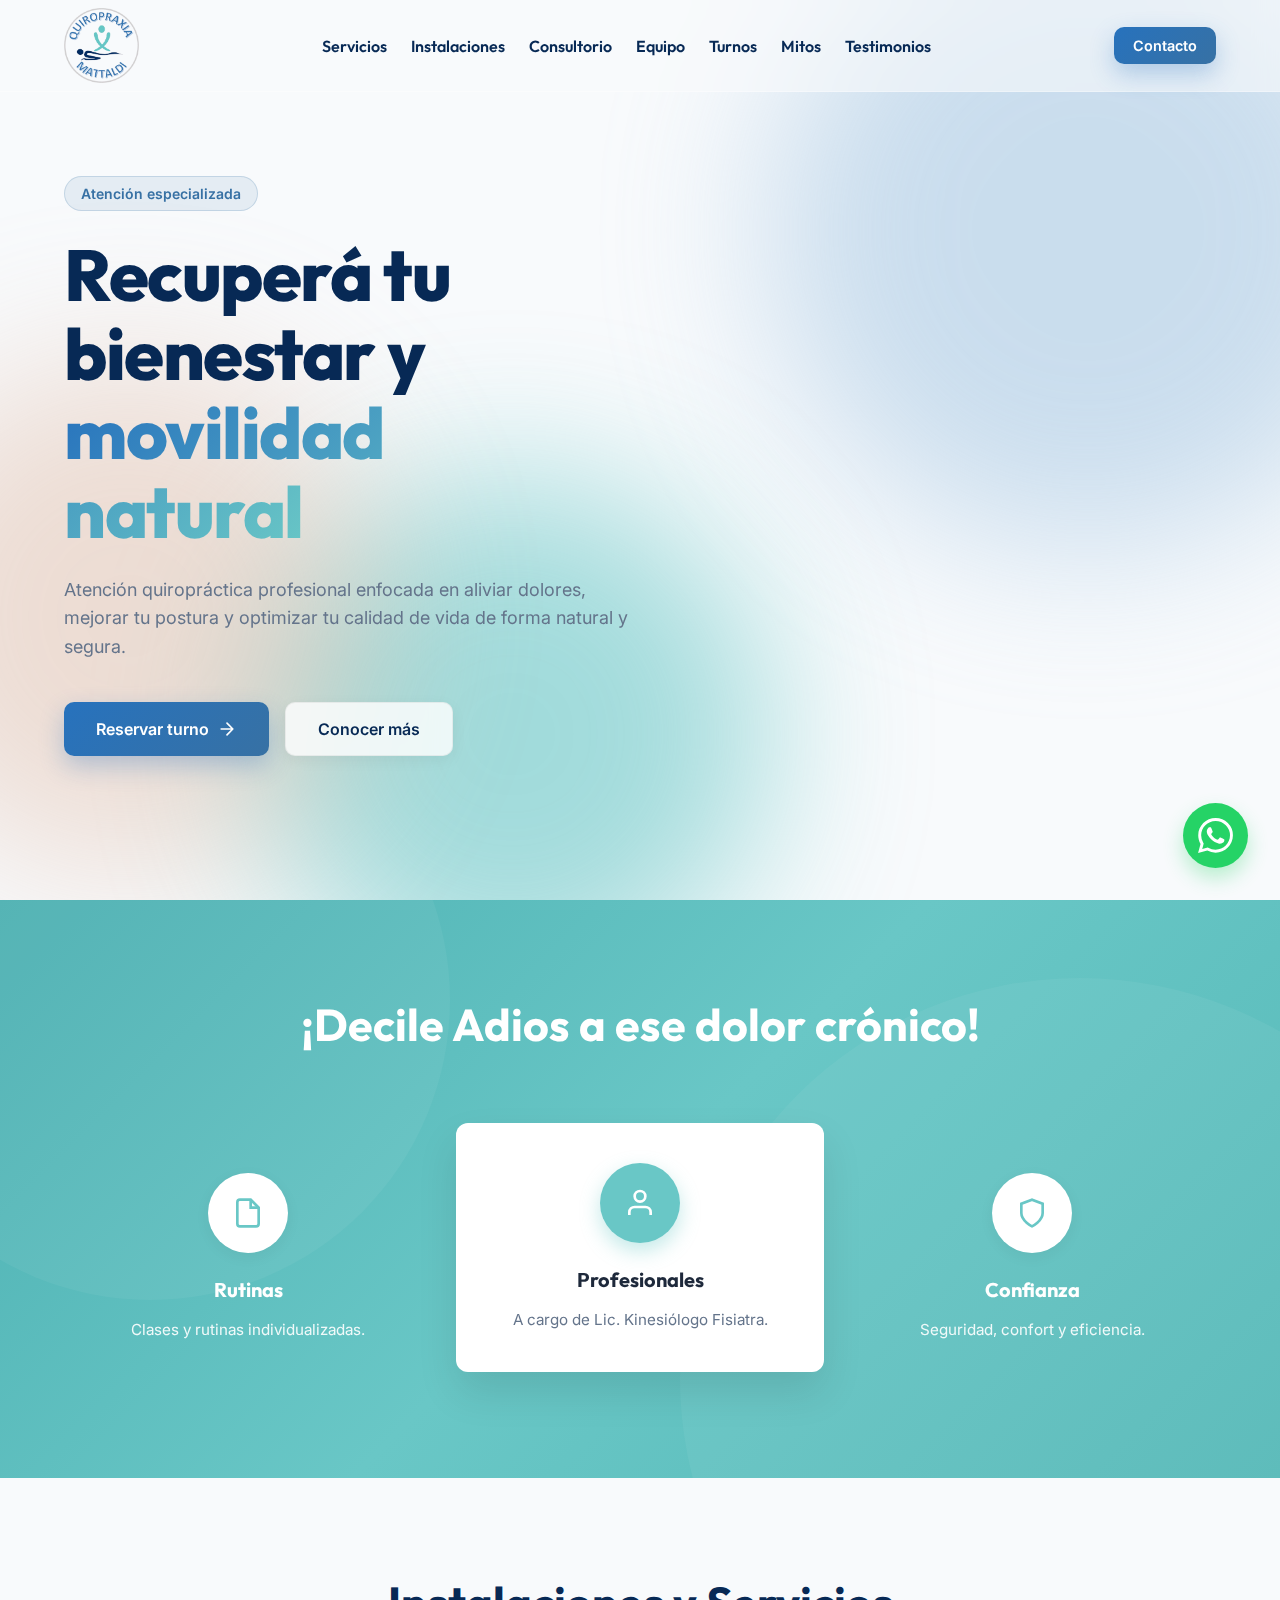
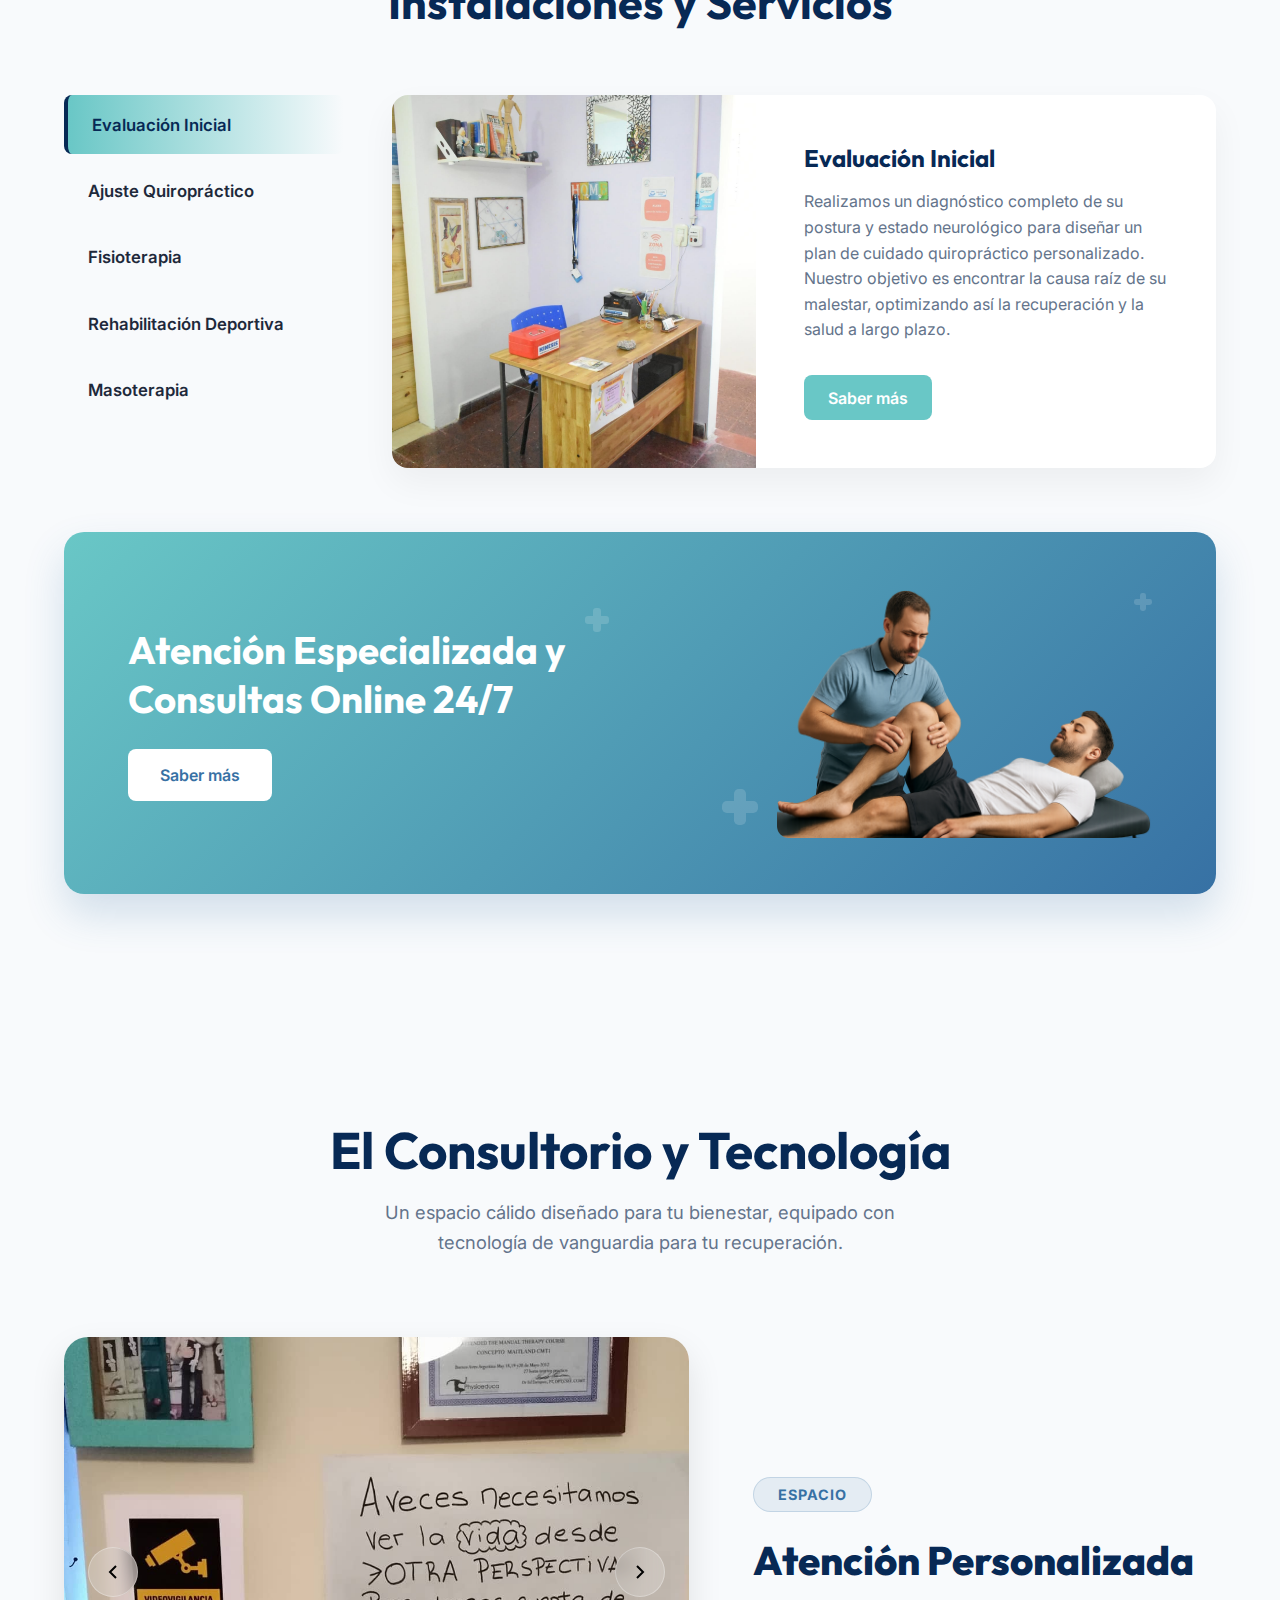
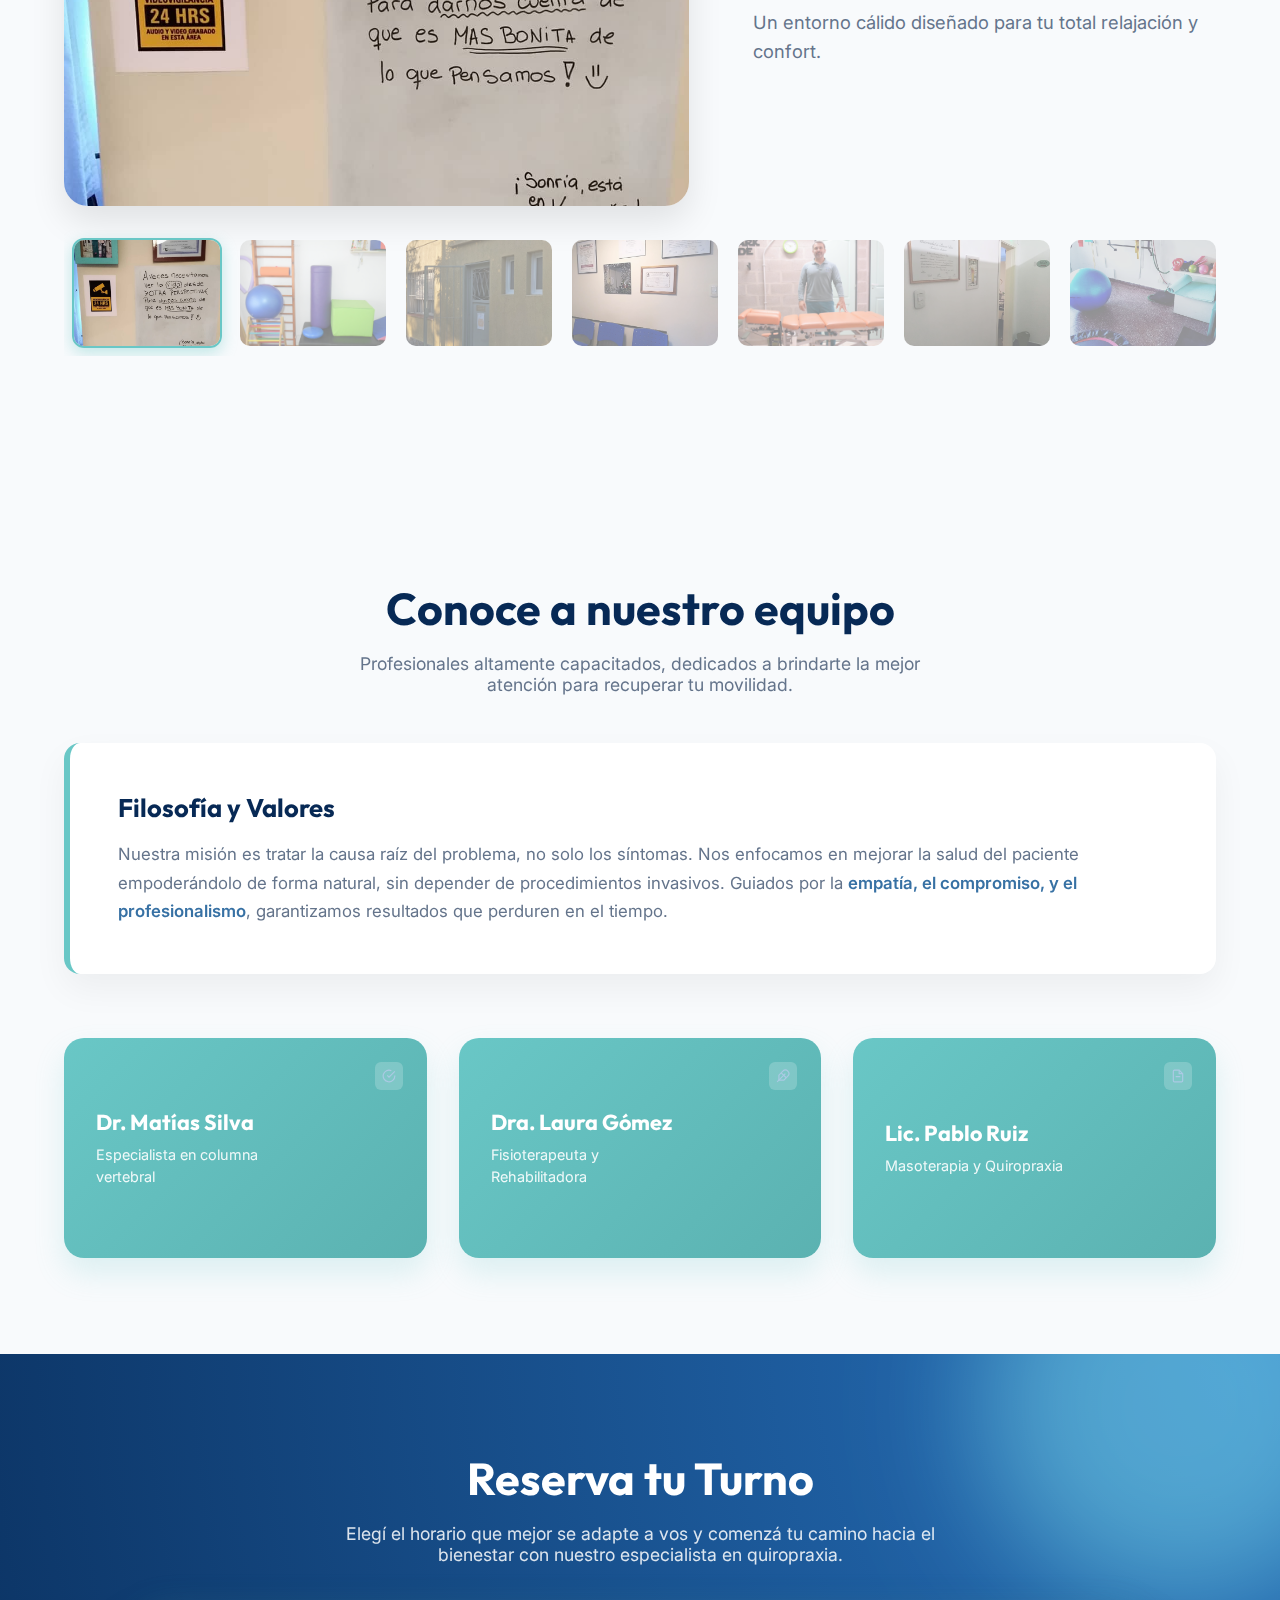
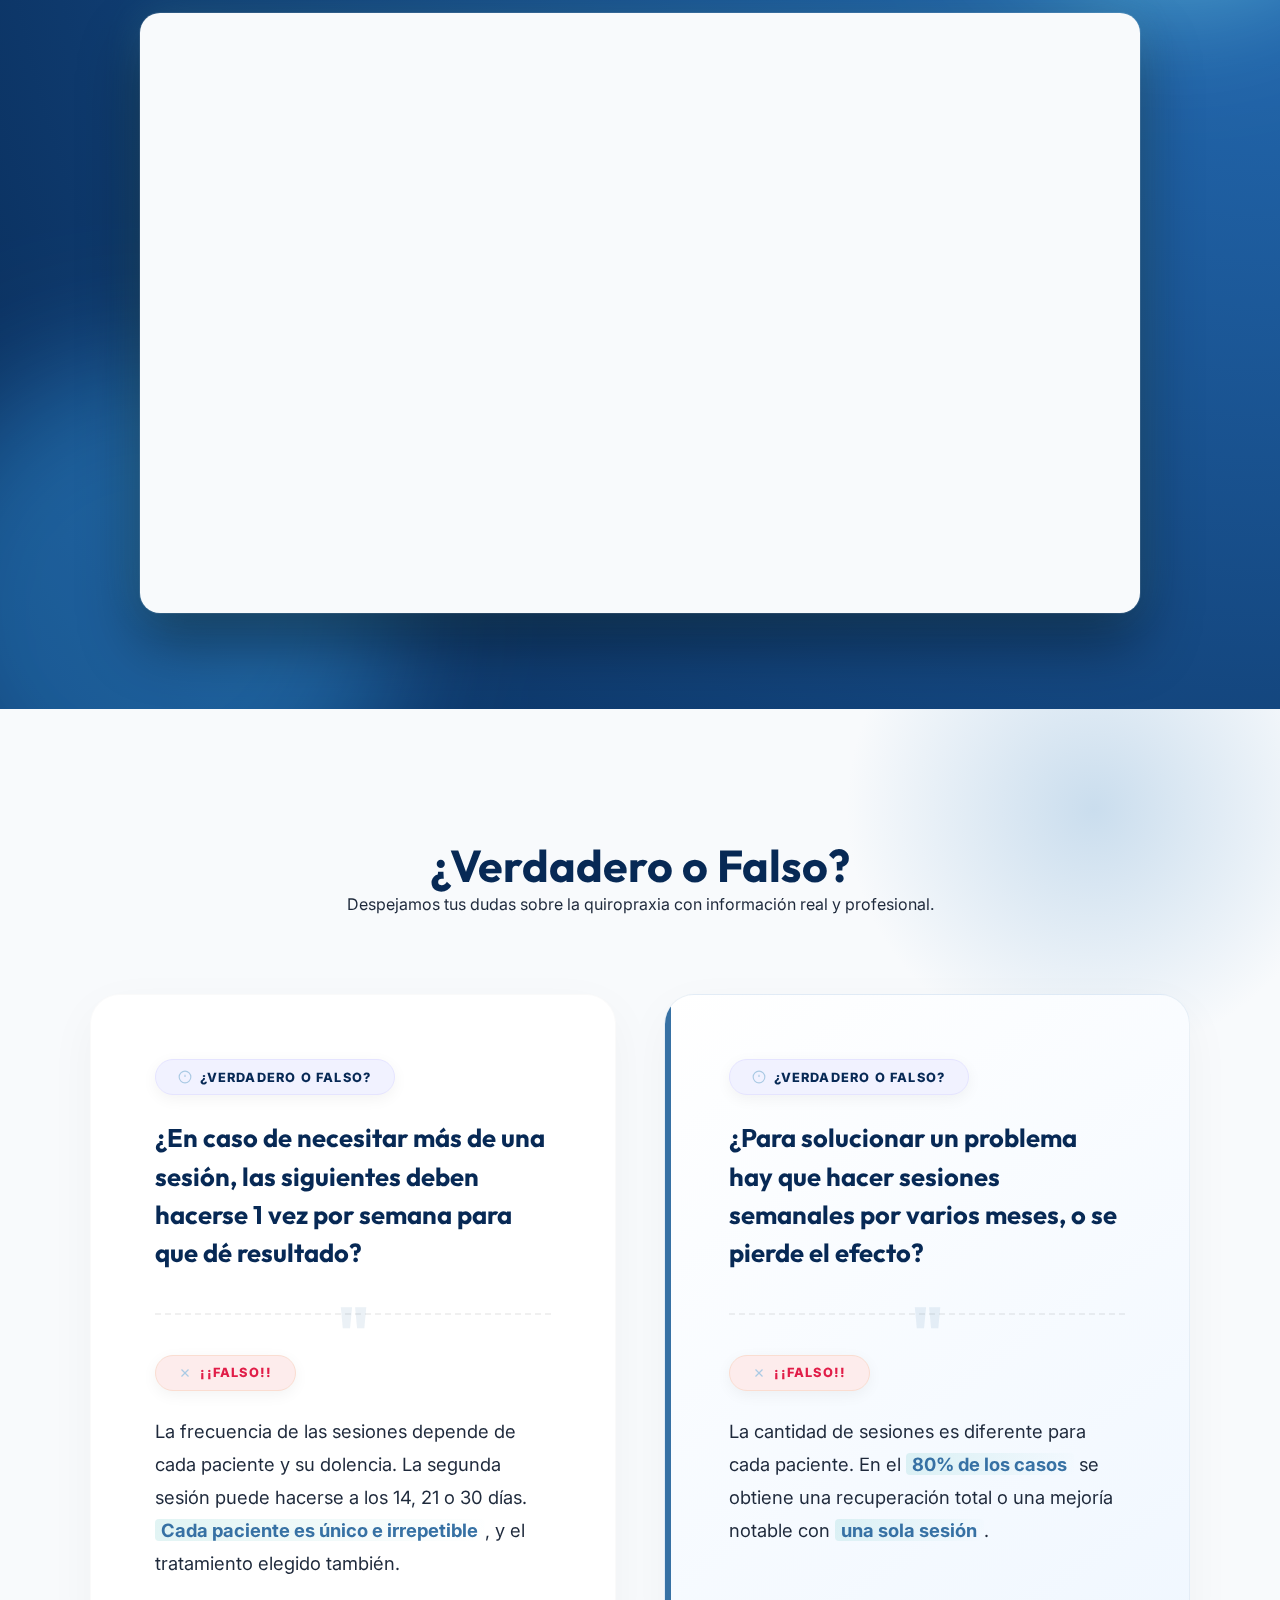
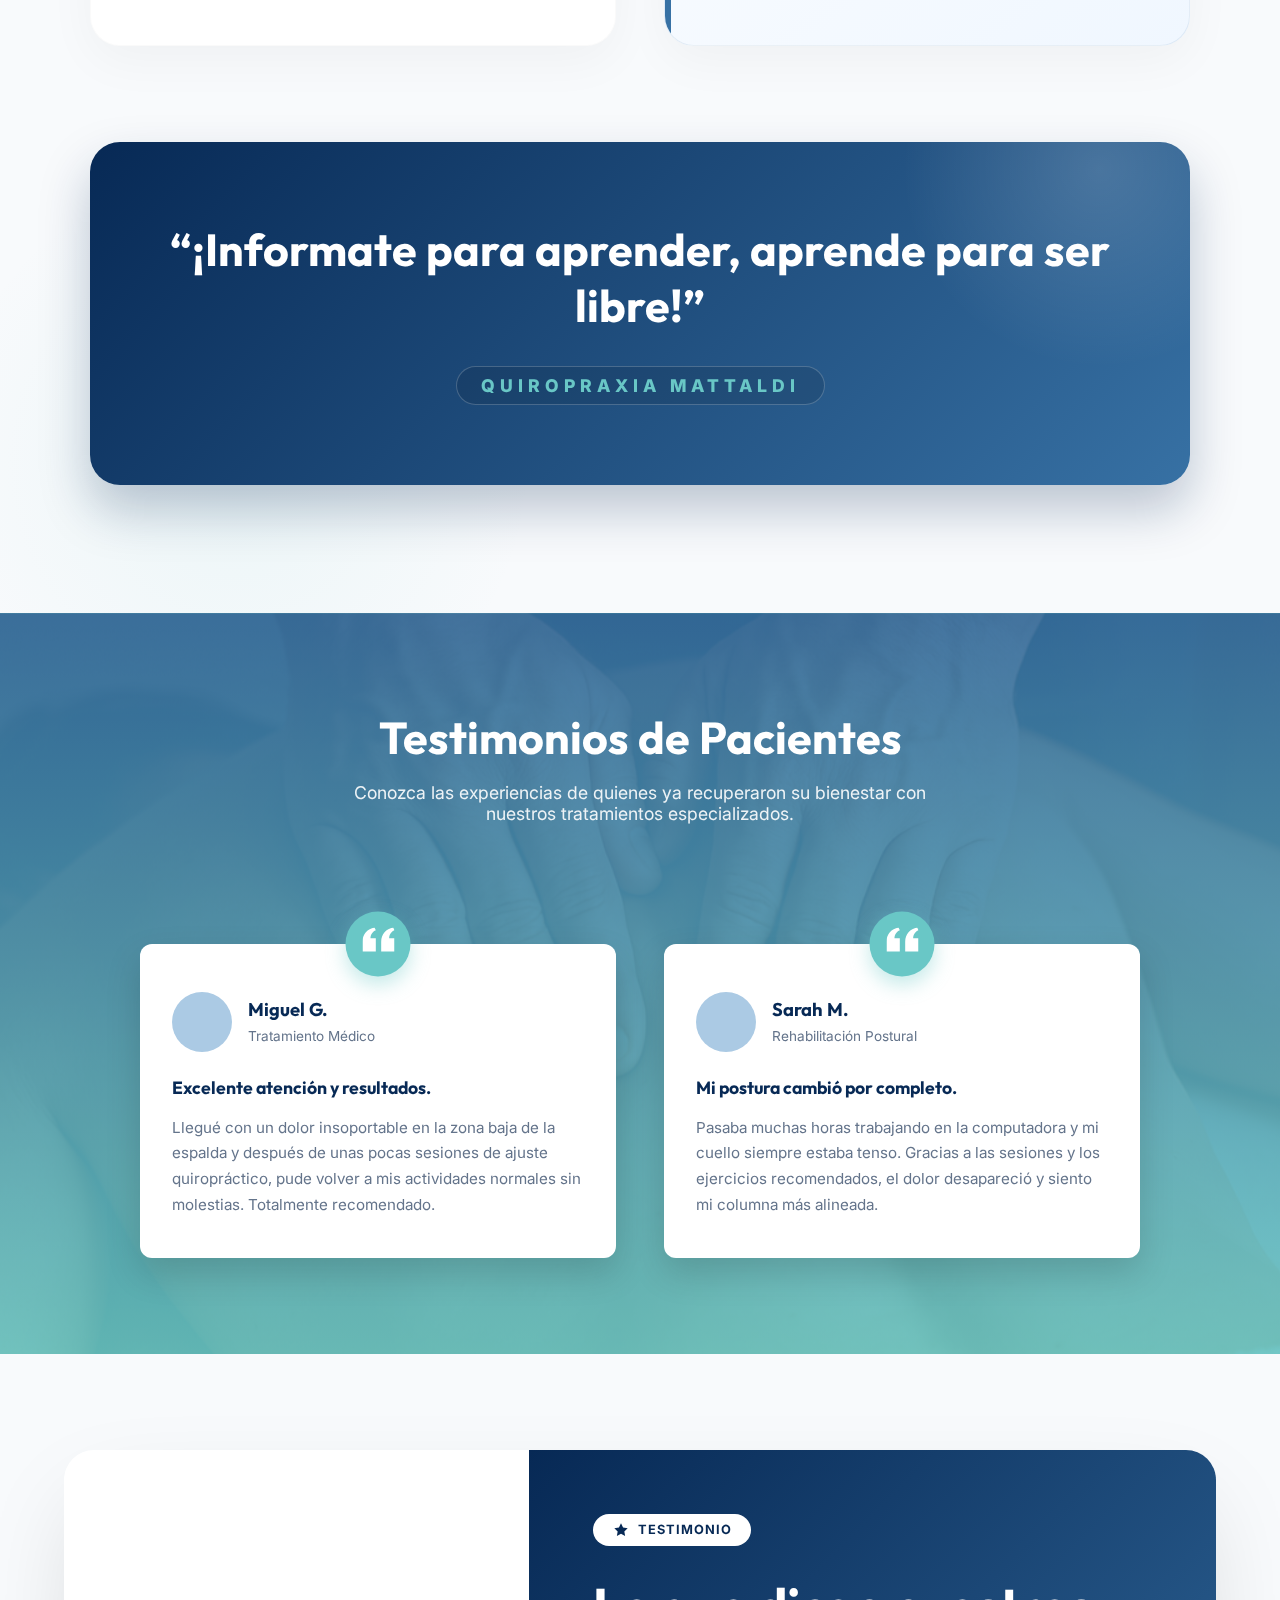
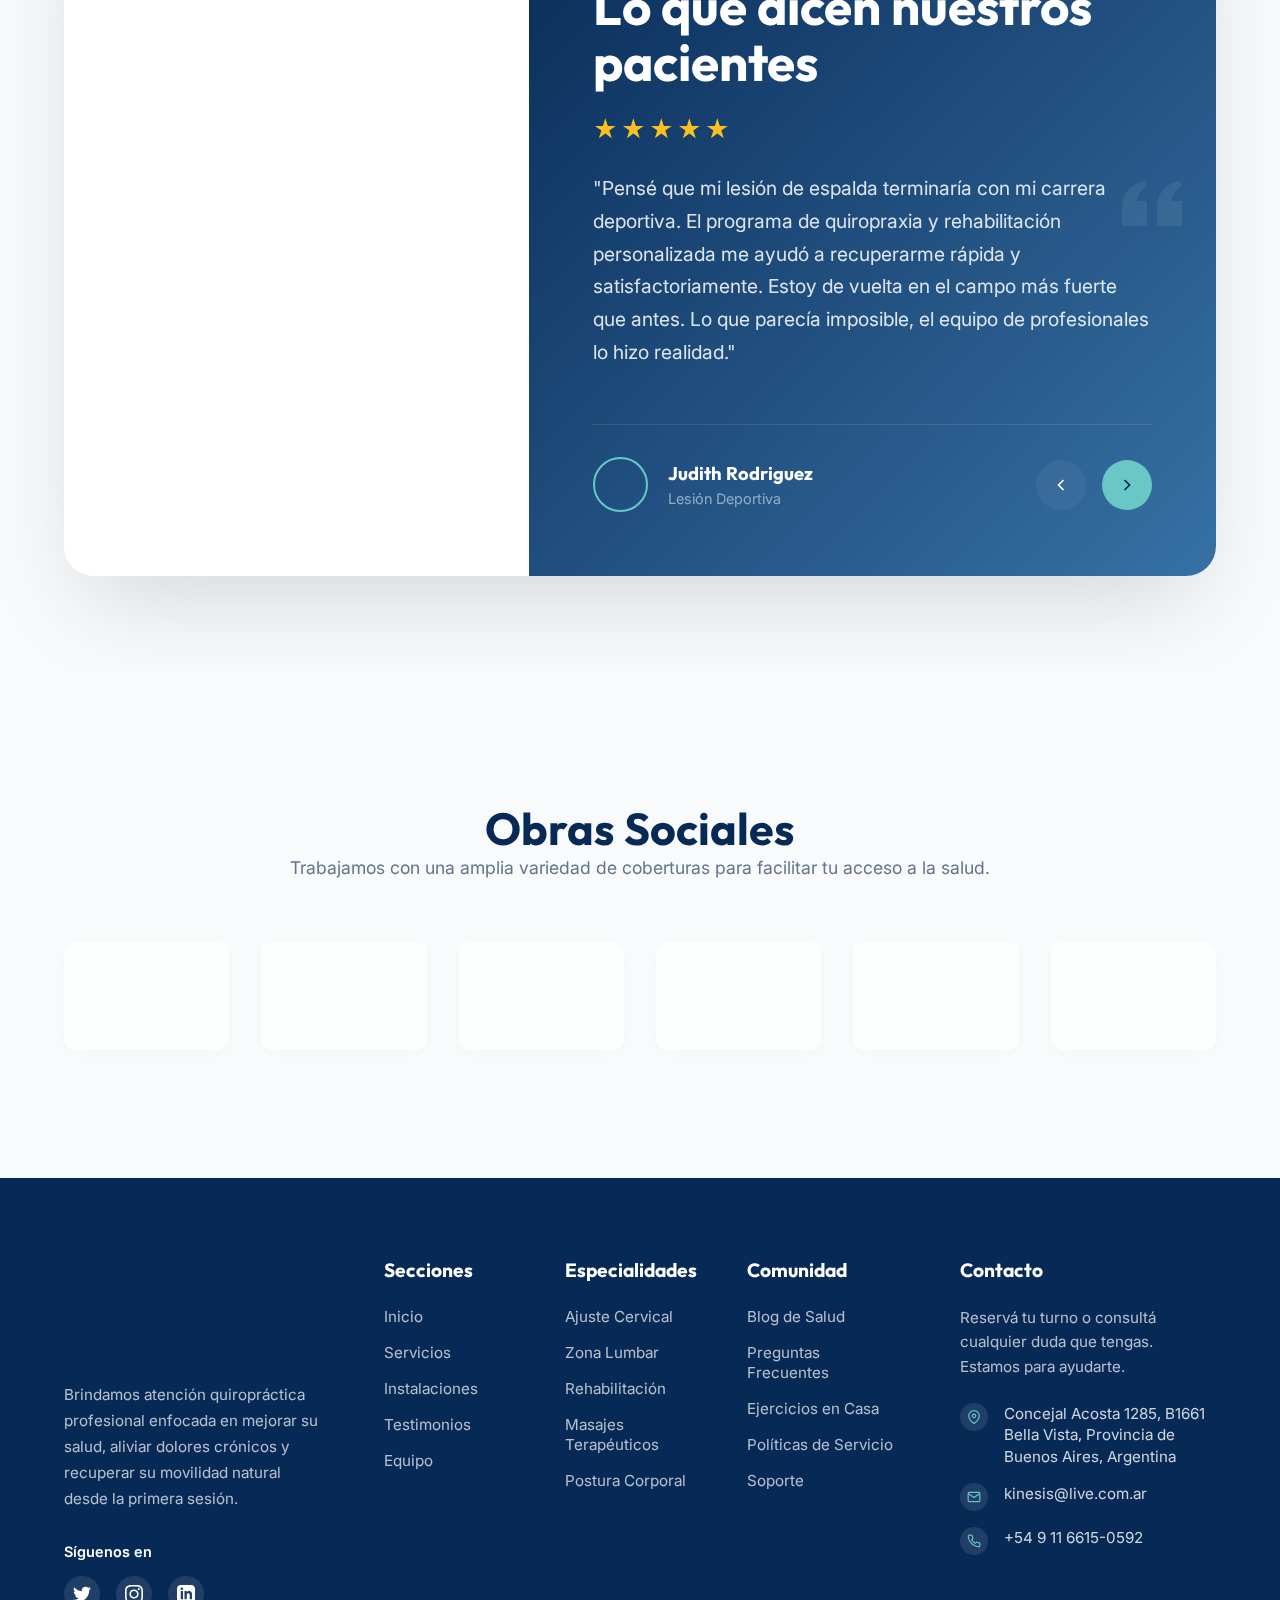
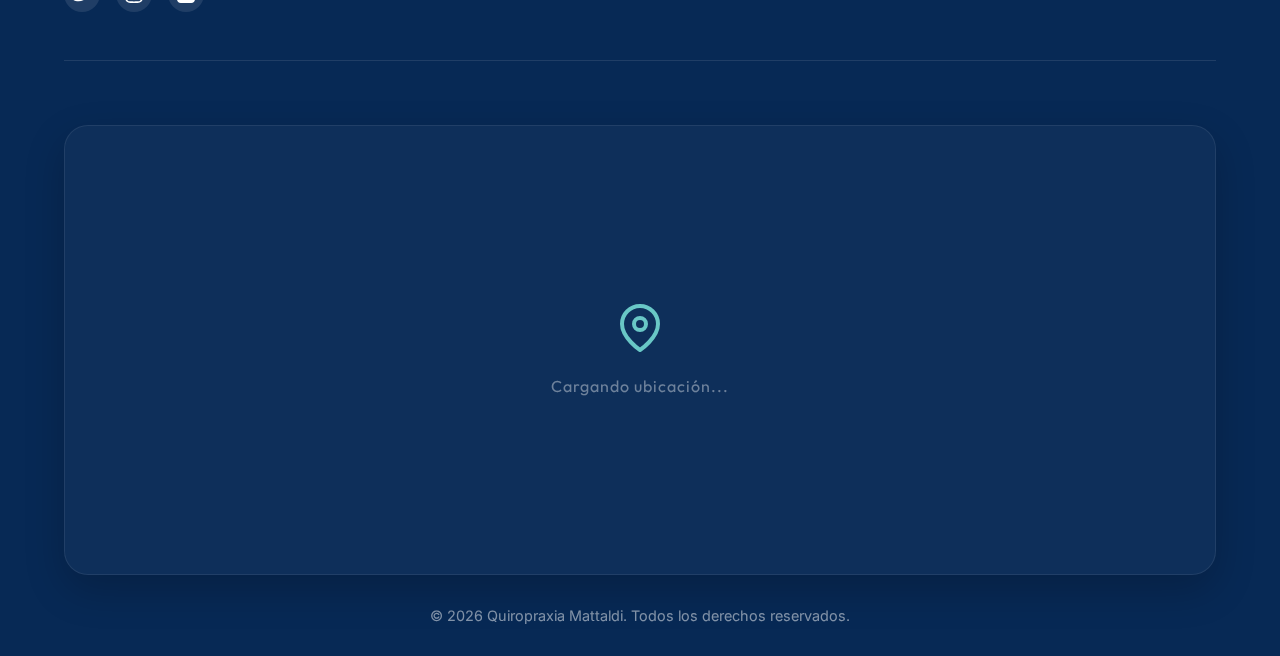
<file: index.html>
<!DOCTYPE html>
<html lang="es">

<head>
  <meta charset="UTF-8">
  <meta name="viewport" content="width=device-width, initial-scale=1.0">
  <title>Quiropraxia Profesional</title>

  <!-- HTML Meta Tags -->
<title>Quiropraxia Mattaldi - Centro de Quiropraxia y Fisioterapia en Bella Vista</title>
<meta name="description" content="Centro de quiropraxia y fisioterapia en Bella Vista, Buenos Aires. Atención profesional para aliviar dolores, mejorar postura y recuperar movilidad natural. +500 pacientes satisfechos.">

<!-- Facebook Meta Tags -->
<meta property="og:url" content="https://lautarof25.github.io/quiropraxia/">
<meta property="og:type" content="website">
<meta property="og:title" content="Quiropraxia Mattaldi - Centro de Quiropraxia y Fisioterapia">
<meta property="og:description" content="Centro de quiropraxia y fisioterapia en Bella Vista, Buenos Aires. Atención profesional para aliviar dolores, mejorar postura y recuperar movilidad natural.">
<meta property="og:image" content="https://lautarof25.github.io/quiropraxia/og_image.jpg">

<!-- Twitter Meta Tags -->
<meta name="twitter:card" content="summary_large_image">
<meta property="twitter:domain" content="lautarof25.github.io">
<meta property="twitter:url" content="https://lautarof25.github.io/quiropraxia/">
<meta name="twitter:title" content="Quiropraxia Mattaldi - Centro de Quiropraxia y Fisioterapia">
<meta name="twitter:description" content="Centro de quiropraxia y fisioterapia en Bella Vista, Buenos Aires. Atención profesional para aliviar dolores, mejorar postura y recuperar movilidad natural.">
<meta name="twitter:image" content="https://lautarof25.github.io/quiropraxia/og_image.jpg">

  <!-- Google Fonts para alto impacto visual -->
  <link rel="preconnect" href="https://fonts.googleapis.com">
  <link rel="preconnect" href="https://fonts.gstatic.com" crossorigin>
  <link
    href="https://fonts.googleapis.com/css2?family=Inter:wght@400;500;600&family=Outfit:wght@500;700;800&display=swap"
    rel="stylesheet">

  <link rel="icon" href="./images/logoFondo.ico" type="image/x-icon">

  <link rel="stylesheet" href="style.css">

  <style>
    :root {
      /* Palette */
      --primary-dark: #072955;
      --primary-blue: #3771a4;
      --accent-blue: #2772bd;
      --soft-blue: #abcae4;
      --aqua: #69c7c6;
      --light-bg: #f8fafc;

      /* Content */
      --text-dark: #1e293b;
      --text-muted: #64748b;
      --cream: #f0ebe6;
      --peach-soft: #dcb198;
    }

    * {
      margin: 0;
      padding: 0;
      box-sizing: border-box;
    }

    body {
      font-family: 'Inter', sans-serif;
      background-color: var(--light-bg);
      color: var(--text-dark);
      overflow-x: hidden;
    }

    .logo {
      width: 75px;
      height: 75px;
    }

    /* Ambient Animated Background Blob/Gradients */
    .ambient-bg {
      position: fixed;
      top: 0;
      left: 0;
      width: 100vw;
      height: 100vh;
      z-index: -1;
      overflow: hidden;
      background: var(--light-bg);
    }

    .blob {
      position: absolute;
      filter: blur(80px);
      z-index: -1;
      opacity: 0.6;
      border-radius: 50%;
      animation: float 20s infinite ease-in-out alternate;
    }

    .blob-1 {
      top: -10%;
      left: 60%;
      width: 50vw;
      height: 50vw;
      background: var(--soft-blue);
      animation-delay: 0s;
    }

    .blob-2 {
      bottom: -10%;
      right: 40%;
      width: 40vw;
      height: 40vw;
      background: var(--aqua);
      animation-delay: -5s;
    }

    .blob-3 {
      top: 40%;
      left: -10%;
      width: 40vw;
      height: 40vw;
      background: var(--peach-soft);
      animation-delay: -10s;
      opacity: 0.4;
    }

    @keyframes float {
      0% {
        transform: translate(0, 0) scale(1);
      }

      50% {
        transform: translate(5%, 10%) scale(1.1);
      }

      100% {
        transform: translate(-5%, -5%) scale(0.95);
      }
    }

    /* Transparent Glass Navbar */
    .navbar {
      display: flex;
      justify-content: space-between;
      align-items: center;
      padding: .5rem 5%;
      position: fixed;
      top: 0;
      width: 100%;
      z-index: 100;
      background: rgba(248, 250, 252, 0.6);
      backdrop-filter: blur(12px);
      -webkit-backdrop-filter: blur(12px);
      border-bottom: 1px solid rgba(255, 255, 255, 0.3);
    }

    .brand {
      font-family: 'Outfit', sans-serif;
      font-size: 1.5rem;
      font-weight: 800;
      color: var(--primary-dark);
      text-decoration: none;
      display: flex;
      align-items: center;
      gap: 0.5rem;
    }

    .brand-icon {
      width: 2.2rem;
      height: 2.2rem;
      background: linear-gradient(135deg, var(--accent-blue), var(--aqua));
      border-radius: 8px;
      display: flex;
      align-items: center;
      justify-content: center;
      color: white;
      font-size: 1.2rem;
    }

    /* HERO Layout */
    .hero {
      min-height: 100vh;
      padding: 8rem 5% 4rem;
      display: flex;
      flex-direction: column;
      justify-content: center;
      position: relative;
    }

    .hero-container {
      max-width: 1280px;
      margin: 0 auto;
      display: flex;
      flex-direction: column;
      gap: 4rem;
      align-items: center;
    }

    /* Typography & Text Section */
    .hero-text {
      flex: 1;
      text-align: center;
      animation: fadeUp 1s ease-out forwards;
    }

    .hero-badge {
      display: inline-flex;
      align-items: center;
      gap: 0.5rem;
      padding: 0.5rem 1rem;
      background: rgba(55, 113, 164, 0.1);
      color: var(--primary-blue);
      border-radius: 50px;
      font-size: 0.875rem;
      font-weight: 600;
      margin-bottom: 1.5rem;
      border: 1px solid rgba(55, 113, 164, 0.2);
    }

    .hero h1 {
      font-family: 'Outfit', sans-serif;
      font-size: clamp(2.5rem, 6vw, 4.5rem);
      line-height: 1.1;
      color: var(--primary-dark);
      margin-bottom: 1.5rem;
      font-weight: 800;
      letter-spacing: -0.02em;
    }

    .hero h1 span {
      background: linear-gradient(135deg, var(--accent-blue), var(--aqua));
      background-clip: text;
      -webkit-background-clip: text;
      -webkit-text-fill-color: transparent;

    }

    .hero p {
      font-size: clamp(1rem, 2vw, 1.125rem);
      color: var(--text-muted);
      margin-bottom: 2.5rem;
      line-height: 1.6;
      max-width: 600px;
      margin-left: auto;
      margin-right: auto;
    }

    .hero-actions {
      display: flex;
      gap: 1rem;
      justify-content: center;
      flex-wrap: wrap;
    }

    /* Buttons */
    .btn {
      display: inline-flex;
      align-items: center;
      justify-content: center;
      gap: 0.5rem;
      padding: 1rem 2rem;
      border-radius: 10px;
      font-weight: 600;
      font-size: 1rem;
      text-decoration: none;
      transition: all 0.3s cubic-bezier(0.4, 0, 0.2, 1);
      cursor: pointer;
      border: none;
    }

    .btn-primary {
      background: linear-gradient(135deg, var(--accent-blue), var(--primary-blue));
      color: white;
      box-shadow: 0 10px 25px rgba(39, 114, 189, 0.3);
    }

    .btn-primary:hover {
      box-shadow: 0 15px 35px rgba(39, 114, 189, 0.4);
      transform: translateY(-3px);
    }

    .btn-secondary {
      background: rgba(255, 255, 255, 0.8);
      color: var(--primary-dark);
      backdrop-filter: blur(10px);
      border: 1px solid rgba(0, 0, 0, 0.05);
      box-shadow: 0 4px 15px rgba(0, 0, 0, 0.05);
    }

    .btn-secondary:hover {
      background: white;
      transform: translateY(-3px);
      box-shadow: 0 8px 25px rgba(0, 0, 0, 0.08);
    }

    .btn-contact {
      padding: 0.6rem 1.2rem;
      font-size: 0.9rem;
    }

    /* Visual Section - Image & Glass Cards */
    .hero-visual {
      flex: 1;
      width: 100%;
      max-width: 500px;
      position: relative;
      animation: fadeLeft 1s ease-out 0.2s forwards;
      opacity: 0;
    }

    .image-wrapper {
      position: relative;
      border-radius: 2rem;
      overflow: hidden;
      box-shadow: 0 25px 50px -12px rgba(0, 0, 0, 0.15);
      aspect-ratio: 4/5;
      background: linear-gradient(135deg, var(--soft-blue), var(--aqua));
    }

    .image-wrapper img {
      width: 100%;
      height: 100%;
      object-fit: cover;
      transition: transform 0.7s ease;
    }

    .image-wrapper:hover img {
      transform: scale(1.05);
    }

    .image-wrapper::after {
      content: '';
      position: absolute;
      inset: 0;
      border: 1px solid rgba(255, 255, 255, 0.2);
      border-radius: 2rem;
      pointer-events: none;
    }

    /* Floating Cards (Glassmorphism) */
    .glass-card {
      position: absolute;
      background: rgba(255, 255, 255, 0.85);
      backdrop-filter: blur(16px);
      -webkit-backdrop-filter: blur(16px);
      border: 1px solid rgba(255, 255, 255, 0.6);
      border-radius: 1.25rem;
      padding: 1rem 1.25rem;
      box-shadow: 0 10px 30px rgba(0, 0, 0, 0.1);
      display: flex;
      align-items: center;
      gap: 1rem;
      animation: floatWidget 6s infinite ease-in-out;
      z-index: 2;
    }

    .card-top-right {
      top: 10%;
      right: -10%;
      animation-delay: 0s;
    }

    .card-bottom-left {
      bottom: 10%;
      left: -10%;
      animation-delay: 2s;
    }

    .glass-card-icon {
      width: 3rem;
      height: 3rem;
      border-radius: 50%;
      background: var(--soft-blue);
      display: flex;
      align-items: center;
      justify-content: center;
      color: var(--primary-dark);
      font-size: 1.2rem;
    }

    .glass-card-icon.green {
      background: #dcfce7;
      color: #166534;
    }

    .glass-card-content h4 {
      font-size: 0.875rem;
      color: var(--text-muted);
      font-weight: 500;
    }

    .glass-card-content p {
      font-size: 1.25rem;
      color: var(--primary-dark);
      font-weight: 800;
      margin: 0;
      font-family: 'Outfit', sans-serif;
    }

    /* Animaciones */
    @keyframes fadeUp {
      from {
        opacity: 0;
        transform: translateY(30px);
      }

      to {
        opacity: 1;
        transform: translateY(0);
      }
    }

    @keyframes fadeLeft {
      from {
        opacity: 0;
        transform: translateX(30px);
      }

      to {
        opacity: 1;
        transform: translateX(0);
      }
    }

    @keyframes floatWidget {

      0%,
      100% {
        transform: translateY(0);
      }

      50% {
        transform: translateY(-12px);
      }
    }

    /* MEDIA QUERIES (DESKTOP SUPPORT) */
    @media (min-width: 992px) {
      .hero {
        padding-top: 6rem;
      }

      .hero-container {
        flex-direction: row;
        align-items: center;
        text-align: left;
      }

      .hero-text {
        text-align: left;
      }

      .hero p {
        margin-left: 0;
      }

      .hero-actions {
        justify-content: flex-start;
      }

      .hero-visual {
        max-width: 45%;
      }

      /* Make widgets pop out more on desktop */
      .card-top-right {
        right: -15%;
      }

      .card-bottom-left {
        left: -15%;
      }
    }

    /* Responsividad en Mobile extra pequeño */
    @media (max-width: 480px) {

      .card-top-right,
      .card-bottom-left {
        left: 5%;
        right: 5%;
        width: 90%;
        justify-content: center;
      }

      .card-top-right {
        top: -5%;
      }

      .card-bottom-left {
        bottom: -5%;
      }
    }

    /* Navbar Links & Mobile Menu */
    .nav-links {
      display: none;
      gap: 1.5rem;
    }

    .nav-links a {
      text-decoration: none;
      color: var(--primary-dark);
      font-weight: 600;
      font-size: 1rem;
      transition: color 0.3s ease;
      font-family: 'Outfit', sans-serif;
    }

    .nav-links a:hover {
      color: var(--aqua);
    }

    .nav-actions {
      display: flex;
      align-items: center;
      gap: 1rem;
    }

    .mobile-menu-btn {
      display: flex;
      background: none;
      border: none;
      color: var(--primary-dark);
      cursor: pointer;
    }

    .desktop-only {
      display: none;
    }

    @media (min-width: 992px) {
      .nav-links {
        display: flex;
      }

      .mobile-menu-btn {
        display: none;
      }

      .desktop-only {
        display: inline-flex;
      }
    }

    .mobile-menu-overlay {
      position: fixed;
      top: 0;
      left: 0;
      width: 100%;
      height: 100vh;
      background: rgba(248, 250, 252, 0.98);
      backdrop-filter: blur(15px);
      z-index: 999;
      display: flex;
      flex-direction: column;
      align-items: center;
      justify-content: center;
      gap: 2rem;
      transform: translateY(-100%);
      transition: transform 0.4s cubic-bezier(0.165, 0.84, 0.44, 1);
    }

    .mobile-menu-overlay.active {
      transform: translateY(0);
    }

    .close-menu-btn {
      position: absolute;
      top: 1.5rem;
      right: 5%;
      background: none;
      border: none;
      color: var(--primary-dark);
      cursor: pointer;
    }

    .mobile-link {
      text-decoration: none;
      color: var(--primary-dark);
      font-size: 1.5rem;
      font-weight: 700;
      font-family: 'Outfit', sans-serif;
    }

    .mt-4 {
      margin-top: 1rem;
    }

    /* WhatsApp Floating Button */
    .whatsapp-float {
      position: fixed;
      bottom: 2rem;
      right: 2rem;
      background-color: #25d366;
      color: white;
      width: 65px;
      height: 65px;
      border-radius: 50%;
      display: flex;
      align-items: center;
      justify-content: center;
      text-decoration: none;
      box-shadow: 0 10px 20px rgba(37, 211, 102, 0.3);
      z-index: 100;
      transition: all 0.3s cubic-bezier(0.165, 0.84, 0.44, 1);
      animation: pulse-wa 2s infinite;
    }

    .whatsapp-float:hover {
      transform: scale(1.1) translateY(-5px);
      box-shadow: 0 15px 25px rgba(37, 211, 102, 0.4);
      animation: none;
    }

    .whatsapp-float svg {
      width: 35px;
      height: 35px;
      fill: currentColor;
    }

    @keyframes pulse-wa {
      0% {
        box-shadow: 0 0 0 0 rgba(37, 211, 102, 0.6);
      }

      70% {
        box-shadow: 0 0 0 15px rgba(37, 211, 102, 0);
      }

      100% {
        box-shadow: 0 0 0 0 rgba(37, 211, 102, 0);
      }
    }

    /* Mejora de rendimiento en celulares: desactivar efectos pesados */
    @media (max-width: 768px) {

      .ambient-bg,
      .blob,
      .turnos-decor {
        display: none !important;
      }

      .glass-card {
        animation: none !important;
        backdrop-filter: none !important;
        -webkit-backdrop-filter: none !important;
        background: rgba(255, 255, 255, 0.98) !important;
        box-shadow: 0 4px 10px rgba(0, 0, 0, 0.08) !important;
        transform: none !important;
      }

      .navbar,
      .gallery-nav {
        backdrop-filter: none !important;
        -webkit-backdrop-filter: none !important;
        background: rgba(248, 250, 252, 0.95) !important;
      }

      .whatsapp-float {
        animation: none !important;
      }
    }
  </style>
</head>

<body>

  <!-- Background Animado -->
  <div class="ambient-bg">
    <div class="blob blob-1"></div>
    <div class="blob blob-2"></div>
    <div class="blob blob-3"></div>
  </div>

  <!-- Navbar -->
  <nav class="navbar">
    <a href="#" class="brand">
      <img loading="eager" class="logo" src="logo-removebg-preview.png" alt="logo">
    </a>
    <div class="nav-links">
      <a href="#servicios">Servicios</a>
      <a href="#instalaciones">Instalaciones</a>
      <a href="#consultorio">Consultorio</a>
      <a href="#equipo">Equipo</a>
      <a href="#turnos">Turnos</a>
      <a href="#mitos">Mitos</a>
      <a href="#testimonios">Testimonios</a>
    </div>
    <div class="nav-actions">
      <a href="https://wa.me/5491166150592" class="btn btn-primary btn-contact desktop-only">
        Contacto
      </a>
      <button class="mobile-menu-btn" aria-label="Abrir menú">
        <svg viewBox="0 0 24 24" width="28" height="28" stroke="currentColor" stroke-width="2" fill="none"
          stroke-linecap="round" stroke-linejoin="round">
          <line x1="3" y1="12" x2="21" y2="12"></line>
          <line x1="3" y1="6" x2="21" y2="6"></line>
          <line x1="3" y1="18" x2="21" y2="18"></line>
        </svg>
      </button>
    </div>
  </nav>

  <!-- Mobile Menu Overlay -->
  <div class="mobile-menu-overlay" id="mobile-menu">
    <button class="close-menu-btn" aria-label="Cerrar menú">
      <svg viewBox="0 0 24 24" width="32" height="32" stroke="currentColor" stroke-width="2" fill="none"
        stroke-linecap="round" stroke-linejoin="round">
        <line x1="18" y1="6" x2="6" y2="18"></line>
        <line x1="6" y1="6" x2="18" y2="18"></line>
      </svg>
    </button>
    <a href="#servicios" class="mobile-link">Servicios</a>
    <a href="#instalaciones" class="mobile-link">Instalaciones</a>
    <a href="#consultorio" class="mobile-link">Consultorio</a>
    <a href="#equipo" class="mobile-link">Equipo</a>
    <a href="#turnos" class="mobile-link">Turnos</a>
    <a href="#mitos" class="mobile-link">Mitos</a>
    <a href="#testimonios" class="mobile-link">Testimonios</a>
    <a href="https://wa.me/5491166150592" class="btn btn-primary mt-4">Contacto</a>
  </div>

  <!-- Hero Section -->
  <section class="hero">
    <div class="hero-container">

      <div class="hero-text">
        <div class="hero-badge">
          Atención especializada
        </div>
        <h1>Recuperá tu bienestar y <span>movilidad natural</span></h1>
        <p>
          Atención quiropráctica profesional enfocada en aliviar dolores,
          mejorar tu postura y optimizar tu calidad de vida de forma natural y segura.
        </p>
        <div class="hero-actions">
          <a href="#turnos" class="btn btn-primary">
            Reservar turno
            <svg width="20" height="20" viewBox="0 0 24 24" fill="none" stroke="currentColor" stroke-width="2"
              stroke-linecap="round" stroke-linejoin="round">
              <path d="M5 12h14M12 5l7 7-7 7" />
            </svg>
          </a>
          <a href="#servicios" class="btn btn-secondary">
            Conocer más
          </a>
        </div>
      </div>

      <div class="hero-visual">
        <div class="image-wrapper">
          <img loading="eager" src="Copilot_20260221_202821.png" alt="Quiropraxia profesional y bienestar">
        </div>

        <!-- Float Card 1: Social Proof -->
        <div class="glass-card card-top-right">
          <div class="glass-card-icon">
            <svg width="24" height="24" viewBox="0 0 24 24" fill="none" stroke="currentColor" stroke-width="2">
              <path d="M22 11.08V12a10 10 0 1 1-5.93-9.14"></path>
              <polyline points="22 4 12 14.01 9 11.01"></polyline>
            </svg>
          </div>
          <div class="glass-card-content">
            <h4>Pacientes Felices</h4>
            <p>+500</p>
          </div>
        </div>

        <!-- Float Card 2: Quality -->
        <div class="glass-card card-bottom-left">
          <div class="glass-card-icon green">
            <svg width="24" height="24" viewBox="0 0 24 24" fill="none" stroke="currentColor" stroke-width="2">
              <path d="M20.24 12.24a6 6 0 0 0-8.49-8.49L5 10.5V19h8.5z"></path>
              <line x1="16" y1="8" x2="2" y2="22"></line>
              <line x1="17.5" y1="15" x2="9" y2="6.5"></line>
            </svg>
          </div>
          <div class="glass-card-content">
            <h4>Especialistas en</h4>
            <p>Columna</p>
          </div>
        </div>

      </div>

    </div>
  </section>

  <!-- Services Section -->
  <section id="servicios" class="services-section">
    <div class="services-bg-shapes">
      <div class="shape shape-1"></div>
      <div class="shape shape-2"></div>
    </div>

    <div class="services-container">
      <div class="services-header">
        <h2>¡Decile Adios a ese dolor crónico!</h2>
      </div>

      <div class="services-layout">
        <div class="services-grid">
          <!-- Item 1 -->
          <div class="service-item">
            <div class="service-icon-wrapper">
              <svg viewBox="0 0 24 24" fill="none" stroke="currentColor" stroke-width="2">
                <path d="M14 2H6a2 2 0 0 0-2 2v16a2 2 0 0 0 2 2h12a2 2 0 0 0 2-2V8z"></path>
                <polyline points="14 2 14 8 20 8"></polyline>
              </svg>
            </div>
            <h3>Rutinas</h3>
            <p>Clases y rutinas individualizadas.</p>
          </div>

          <!-- Item 2 (Highlighted Card) -->
          <div class="service-item highlighted">
            <div class="service-icon-wrapper">
              <svg viewBox="0 0 24 24" fill="none" stroke="currentColor" stroke-width="2">
                <path d="M20 21v-2a4 4 0 0 0-4-4H8a4 4 0 0 0-4 4v2"></path>
                <circle cx="12" cy="7" r="4"></circle>
              </svg>
            </div>
            <h3>Profesionales</h3>
            <p>A cargo de Lic. Kinesiólogo Fisiatra.</p>
          </div>

          <!-- Item 3 -->
          <div class="service-item">
            <div class="service-icon-wrapper">
              <svg viewBox="0 0 24 24" fill="none" stroke="currentColor" stroke-width="2">
                <path d="M12 22s8-4 8-10V5l-8-3-8 3v7c0 6 8 10 8 10z"></path>
              </svg>
            </div>
            <h3>Confianza</h3>
            <p>Seguridad, confort y eficiencia.</p>
          </div>
        </div>

      </div>
    </div>
  </section>

  <!-- Extended Services Section -->
  <section id="instalaciones" class="extended-services">
    <div class="extended-container">
      <h2 class="section-title">Instalaciones y Servicios</h2>

      <div class="facilities-layout">
        <div class="facilities-tabs">
          <button class="tab-btn active">Evaluación Inicial</button>
          <button class="tab-btn">Ajuste Quiropráctico</button>
          <button class="tab-btn">Fisioterapia</button>
          <button class="tab-btn">Rehabilitación Deportiva</button>
          <button class="tab-btn">Masoterapia</button>
        </div>

        <div class="facilities-display">
          <div class="facilities-img-wrapper">
            <img loading="lazy" id="facility-image" src="images/cons_interior1.jpeg" alt="Evaluación Inicial">
          </div>
          <div class="facilities-info">
            <h3>Evaluación Inicial</h3>
            <p>Realizamos un diagnóstico completo de su postura y estado neurológico para diseñar un plan de cuidado
              quiropráctico personalizado. Nuestro objetivo es encontrar la causa raíz de su malestar, optimizando así
              la recuperación y la salud a largo plazo.</p>
            <a href="#" class="btn-aqua">Saber más</a>
          </div>
        </div>
      </div>

      <div class="banner-consultation">
        <div class="banner-content">
          <h3>Atención Especializada y<br>Consultas Online 24/7</h3>
          <a href="#" class="btn-secondary-solid">Saber más</a>
        </div>
        <div class="cross-icon cross-1"></div>
        <div class="cross-icon cross-2"></div>
        <div class="cross-icon cross-3"></div>
        <div class="banner-image">
          <img loading="lazy" src="images/sesion_fisioterapia.png" alt="Instalaciones">
        </div>
      </div>
    </div>
  </section>

  <!-- Consultorio & Tech Section (Auto Gallery) -->
  <section id="consultorio" class="consultorio-gallery">
    <div class="gallery-wrapper">
      <div class="bento-header">
        <h2 class="section-title">El Consultorio y Tecnología</h2>
        <p>Un espacio cálido diseñado para tu bienestar, equipado con tecnología de vanguardia para tu recuperación.</p>
      </div>

      <div class="interactive-gallery">
        <!-- Main Layout Split -->
        <div class="gallery-main-layout">
          <!-- Main Image Display -->
          <div class="main-display">
            <img loading="lazy" id="main-gallery-img" src="images/cons_interior3.jpg" alt="Consultorio Principal">
            <!-- Navigation Arrows -->
            <button class="gallery-nav prev" id="gallery-prev" aria-label="Anterior" style="color: black;">
              <svg width="24" height="24" viewBox="0 0 24 24" fill="none" stroke="currentColor" stroke-width="2">
                <path d="M15 18l-6-6 6-6" />
              </svg>
            </button>
            <button class="gallery-nav next" id="gallery-next" aria-label="Siguiente" style="color: black;">
              <svg width="24" height="24" viewBox="0 0 24 24" fill="none" stroke="currentColor" stroke-width="2">
                <path d="M9 18l6-6-6-6" />
              </svg>
            </button>
          </div>

          <!-- Text Info -->
          <div class="gallery-info">
            <span class="gallery-tag" id="main-gallery-tag">Espacio</span>
            <h3 id="main-gallery-title">Atención Personalizada</h3>
            <p id="main-gallery-desc">Un entorno cálido diseñado para tu total relajación y confort.</p>
          </div>
        </div>

        <!-- Thumbnails -->
        <div class="thumbnail-track-container">
          <div class="thumbnail-track">
            <div class="thumbnail active" data-index="0">
              <img src="images/cons_interior3.jpg" alt="Consultorio Principal">
            </div>
            <div class="thumbnail" data-index="1">
              <img src="images/equipos1.jpeg" alt="Tecnología de Diagnóstico">
            </div>
            <div class="thumbnail" data-index="2">
              <img src="images/cons_exterior3.jpeg" alt="Fachada del Consultorio">
            </div>
            <div class="thumbnail" data-index="3">
              <img src="images/equipos5.jpg" alt="Bio-Tecnología">
            </div>
            <div class="thumbnail" data-index="4">
              <img src="images/equipos3.jpeg" alt="Fisioterapia y Rehabilitación">
            </div>
            <div class="thumbnail" data-index="5">
              <img src="images/cons_interior4.jpg" alt="Confort en atención">
            </div>
            <div class="thumbnail" data-index="6">
              <img src="images/equipos6.jpg" alt="Equipos de Recuperación">
            </div>
          </div>
        </div>
      </div>
    </div>
  </section>

  <!-- Team Section -->
  <section id="equipo" class="team-section">
    <div class="team-container">
      <div class="team-header">
        <h2>Conoce a nuestro equipo</h2>
        <p>Profesionales altamente capacitados, dedicados a brindarte la mejor atención para recuperar tu movilidad.</p>
      </div>

      <!-- Philosophy & Values -->
      <div class="philosophy-box">
        <div class="philosophy-text">
          <h3>Filosofía y Valores</h3>
          <p>Nuestra misión es tratar la causa raíz del problema, no solo los síntomas. Nos enfocamos en mejorar la
            salud del paciente empoderándolo de forma natural, sin depender de procedimientos invasivos. Guiados por la
            <strong>empatía, el compromiso, y el profesionalismo</strong>, garantizamos resultados que perduren en el
            tiempo.
          </p>
        </div>
      </div>

      <!-- Team Grid -->
      <div class="team-grid">
        <!-- Team Card 1 -->
        <div class="team-card">
          <div class="team-card-content">
            <h3>Dr. Matías Silva</h3>
            <p>Especialista en columna vertebral</p>
          </div>
          <div class="team-card-image">
            <img loading="lazy" src="images/testimony_default.png" alt="Dr. Matías Silva">
          </div>
          <div class="team-card-logo">
            <svg viewBox="0 0 24 24" fill="none" class="brand-small-icon" stroke="currentColor" stroke-width="2">
              <path d="M22 11.08V12a10 10 0 1 1-5.93-9.14"></path>
              <polyline points="22 4 12 14.01 9 11.01"></polyline>
            </svg>
          </div>
        </div>

        <!-- Team Card 2 -->
        <div class="team-card">
          <div class="team-card-content">
            <h3>Dra. Laura Gómez</h3>
            <p>Fisioterapeuta y Rehabilitadora</p>
          </div>
          <div class="team-card-image">
            <img loading="lazy" src="images/testimony_default.png" alt="Dra. Laura Gómez">
          </div>
          <div class="team-card-logo">
            <svg viewBox="0 0 24 24" fill="none" class="brand-small-icon" stroke="currentColor" stroke-width="2">
              <path d="M20.24 12.24a6 6 0 0 0-8.49-8.49L5 10.5V19h8.5z"></path>
              <line x1="16" y1="8" x2="2" y2="22"></line>
              <line x1="17.5" y1="15" x2="9" y2="6.5"></line>
            </svg>
          </div>
        </div>

        <!-- Team Card 3 -->
        <div class="team-card">
          <div class="team-card-content">
            <h3>Lic. Pablo Ruiz</h3>
            <p>Masoterapia y Quiropraxia</p>
          </div>
          <div class="team-card-image">
            <img loading="lazy" src="images/testimony_default.png" alt="Lic. Pablo Ruiz">
          </div>
          <div class="team-card-logo">
            <svg viewBox="0 0 24 24" fill="none" class="brand-small-icon" stroke="currentColor" stroke-width="2">
              <path d="M14 2H6a2 2 0 0 0-2 2v16a2 2 0 0 0 2 2h12a2 2 0 0 0 2-2V8z"></path>
              <polyline points="14 2 14 8 20 8"></polyline>
              <line x1="16" y1="13" x2="8" y2="13"></line>
            </svg>
          </div>
        </div>
      </div>

    </div>
  </section>

  <!-- Turnos Section -->
  <section id="turnos" class="turnos-section">
    <div class="turnos-decor turnos-decor-1"></div>
    <div class="turnos-decor turnos-decor-2"></div>

    <div class="turnos-container">
      <div class="turnos-header">
        <h2 class="section-title">Reserva tu Turno</h2>
        <p>Elegí el horario que mejor se adapte a vos y comenzá tu camino hacia el bienestar con nuestro especialista
          en quiropraxia.</p>
      </div>

      <div class="turnos-iframe-wrapper">
        <iframe
          src="https://paciente.docturno.com/agenda/quiropraxia-mattaldi/perez-gerardo-gabriel?originType=medic-page&"
          title="Agendar Turno Docturno" frameborder="0" allowfullscreen></iframe>
      </div>
    </div>
  </section>

  <!-- Myths vs Facts Section -->
  <section id="mitos" class="myths-section">
    <div class="myths-container">
      <div class="myths-header">
        <h2 class="section-title">¿Verdadero o Falso?</h2>
        <p>Despejamos tus dudas sobre la quiropraxia con información real y profesional.</p>
      </div>

      <div class="myths-grid">
        <!-- Card 1 -->
        <div class="myth-card">
          <div class="myth-question">
            <span class="badge myth">
              <svg viewBox="0 0 24 24" fill="none" class="brand-small-icon" stroke="currentColor" stroke-width="2">
                <circle cx="12" cy="12" r="10"></circle>
                <line x1="12" y1="8" x2="12" y2="12"></line>
                <line x1="12" y1="16" x2="12.01" y2="16"></line>
              </svg>
              ¿Verdadero o Falso?
            </span>
            <h3>¿En caso de necesitar más de una sesión, las siguientes deben hacerse 1 vez por semana para que dé
              resultado?</h3>
          </div>
          <div class="myth-answer">
            <span class="badge fact">
              <svg viewBox="0 0 24 24" fill="none" class="brand-small-icon" stroke="currentColor" stroke-width="2">
                <line x1="6" y1="6" x2="18" y2="18"></line>
                <line x1="6" y1="18" x2="18" y2="6"></line>
              </svg>
              ¡¡FALSO!!
            </span>
            <p>La frecuencia de las sesiones depende de cada paciente y su dolencia. La segunda sesión puede hacerse a
              los 14, 21 o 30 días. <strong>Cada paciente es único e irrepetible</strong>, y el tratamiento elegido
              también.</p>
          </div>
        </div>

        <!-- Card 2 -->
        <div class="myth-card highlighted">
          <div class="myth-question">
            <span class="badge myth">
              <svg viewBox="0 0 24 24" fill="none" class="brand-small-icon" stroke="currentColor" stroke-width="2">
                <circle cx="12" cy="12" r="10"></circle>
                <line x1="12" y1="8" x2="12" y2="12"></line>
                <line x1="12" y1="16" x2="12.01" y2="16"></line>
              </svg>
              ¿Verdadero o Falso?
            </span>
            <h3>¿Para solucionar un problema hay que hacer sesiones semanales por varios meses, o se pierde el efecto?
            </h3>
          </div>
          <div class="myth-answer">
            <span class="badge fact">
              <svg viewBox="0 0 24 24" fill="none" class="brand-small-icon" stroke="currentColor" stroke-width="2">
                <line x1="6" y1="6" x2="18" y2="18"></line>
                <line x1="6" y1="18" x2="18" y2="6"></line>
              </svg>
              ¡¡FALSO!!
            </span>
            <p>La cantidad de sesiones es diferente para cada paciente. En el <strong>80% de los casos</strong> se
              obtiene una recuperación total o una mejoría notable con <strong>una sola sesión</strong>.</p>
          </div>
        </div>
      </div>

      <div class="myths-footer">
        <div class="footer-quote">
          <p>“¡Informate para aprender, aprende para ser libre!”</p>
          <span class="brand-text">QUIROPRAXIA MATTALDI</span>
        </div>
      </div>
    </div>
  </section>

  <!-- Testimonials Section -->
  <section id="testimonios" class="testimonials-section">
    <div class="testimonials-container">
      <div class="testimonials-header">
        <h2>Testimonios de Pacientes</h2>
        <p>Conozca las experiencias de quienes ya recuperaron su bienestar con nuestros tratamientos especializados.</p>
      </div>

      <div class="testimonials-grid">
        <!-- Testimonial 1 -->
        <div class="testimonial-card">
          <div class="quote-icon">
            <svg viewBox="0 0 24 24" fill="currentColor">
              <path
                d="M14.017 18L14.017 10.609C14.017 4.905 17.748 1.039 23 0L23.995 2.151C21.563 3.068 20 5.789 20 8H24V18H14.017ZM0 18V10.609C0 4.905 3.748 1.038 9 0L9.996 2.151C7.563 3.068 6 5.789 6 8H9.983L9.983 18L0 18Z" />
            </svg>
          </div>
          <div class="testimonial-author">
            <div class="author-img">
              <img loading="lazy" src="images/testimony_default.png" alt="Miguel G.">
            </div>
            <div class="author-info">
              <h4>Miguel G.</h4>
              <span>Tratamiento Médico</span>
            </div>
          </div>
          <div class="testimonial-content">
            <h4>Excelente atención y resultados.</h4>
            <p>Llegué con un dolor insoportable en la zona baja de la espalda y después de unas pocas sesiones de ajuste
              quiropráctico, pude volver a mis actividades normales sin molestias. Totalmente recomendado.</p>
          </div>
        </div>

        <!-- Testimonial 2 -->
        <div class="testimonial-card">
          <div class="quote-icon">
            <svg viewBox="0 0 24 24" fill="currentColor">
              <path
                d="M14.017 18L14.017 10.609C14.017 4.905 17.748 1.039 23 0L23.995 2.151C21.563 3.068 20 5.789 20 8H24V18H14.017ZM0 18V10.609C0 4.905 3.748 1.038 9 0L9.996 2.151C7.563 3.068 6 5.789 6 8H9.983L9.983 18L0 18Z" />
            </svg>
          </div>
          <div class="testimonial-author">
            <div class="author-img">
              <img loading="lazy" src="images/testimony_default.png" alt="Sarah M.">
            </div>
            <div class="author-info">
              <h4>Sarah M.</h4>
              <span>Rehabilitación Postural</span>
            </div>
          </div>
          <div class="testimonial-content">
            <h4>Mi postura cambió por completo.</h4>
            <p>Pasaba muchas horas trabajando en la computadora y mi cuello siempre estaba tenso. Gracias a las sesiones
              y los ejercicios recomendados, el dolor desapareció y siento mi columna más alineada.</p>
          </div>
        </div>
      </div>
    </div>
  </section>

  <!-- Testimonials Section V2 (Alternative) -->
  <section id="testimonios-v2" class="testi-v2">
    <div class="testi-v2-container">
      <div class="testi-v2-image">
        <img loading="lazy" src="images/testimony_default.png" alt="Consulta quiropráctica">
      </div>
      <div class="testi-v2-content">
        <div class="testi-v2-badge">
          <svg width="16" height="16" viewBox="0 0 24 24" fill="currentColor">
            <path d="M12 2l3.09 6.26L22 9.27l-5 4.87 1.18 6.88L12 17.77l-6.18 3.25L7 14.14 2 9.27l6.91-1.01L12 2z" />
          </svg>
          Testimonio
        </div>

        <h2 class="testi-v2-title">Lo que dicen nuestros pacientes</h2>

        <div class="testi-v2-stars">
          <span>★★★★★</span>
        </div>

        <blockquote class="testi-v2-text">
          "Pensé que mi lesión de espalda terminaría con mi carrera deportiva. El programa de quiropraxia y
          rehabilitación personalizada me ayudó a recuperarme rápida y satisfactoriamente. Estoy de vuelta en el campo
          más fuerte que antes. Lo que parecía imposible, el equipo de profesionales lo hizo realidad."
        </blockquote>

        <div class="testi-v2-footer">
          <div class="testi-v2-author">
            <img loading="lazy" src="images/practicas3.jpeg" alt="Judith Rodriguez">
            <div class="author-details">
              <h4>Judith Rodriguez</h4>
              <span>Lesión Deportiva</span>
            </div>
          </div>

          <div class="testi-v2-nav">
            <button class="nav-btn prev">
              <svg width="20" height="20" viewBox="0 0 24 24" fill="none" stroke="currentColor" stroke-width="2">
                <path d="M15 18l-6-6 6-6" />
              </svg>
            </button>
            <button class="nav-btn next">
              <svg width="20" height="20" viewBox="0 0 24 24" fill="none" stroke="currentColor" stroke-width="2">
                <path d="M9 18l6-6-6-6" />
              </svg>
            </button>
          </div>
        </div>

        <div class="testi-v2-quote-decoration">
          <svg width="60" height="60" viewBox="0 0 24 24" fill="currentColor">
            <path
              d="M14.017 18L14.017 10.609C14.017 4.905 17.748 1.039 23 0L23.995 2.151C21.563 3.068 20 5.789 20 8H24V18H14.017ZM0 18V10.609C0 4.905 3.748 1.038 9 0L9.996 2.151C7.563 3.068 6 5.789 6 8H9.983L9.983 18L0 18Z" />
          </svg>
        </div>
      </div>
    </div>
  </section>

  <!-- Insurance Section -->
  <section class="insurance-section">
    <div class="insurance-container">
      <h2 class="section-title">Obras Sociales</h2>
      <p>Trabajamos con una amplia variedad de coberturas para facilitar tu acceso a la salud.</p>
      <div class="insurance-grid">
        <div class="insurance-logo"><img loading="lazy" src="images/obra_social1.svg" alt="Obra Social 1"></div>
        <div class="insurance-logo"><img loading="lazy" src="images/obra_social2.svg" alt="Obra Social 2"></div>
        <div class="insurance-logo"><img loading="lazy" src="images/obra_social3.svg" alt="Obra Social 3"></div>
        <div class="insurance-logo"><img loading="lazy" src="images/obra_social4.svg" alt="Obra Social 4"></div>
        <!-- Repeated logos for more density -->
        <div class="insurance-logo"><img loading="lazy" src="images/obra_social1.svg" alt="Obra Social 1"></div>
        <div class="insurance-logo"><img loading="lazy" src="images/obra_social2.svg" alt="Obra Social 2"></div>
      </div>
    </div>
  </section>

  <!-- Footer Section -->
  <footer class="site-footer">
    <div class="footer-container">
      <div class="footer-top">

        <!-- Brand & About -->
        <div class="footer-brand-section">
          <a href="#" class="brand footer-brand">
            <img loading="lazy" src="logoFondo.png" alt="logo" height="100" width="100">
          </a>
          <p class="footer-desc">
            Brindamos atención quiropráctica profesional enfocada en mejorar su salud, aliviar dolores crónicos y
            recuperar su movilidad natural desde la primera sesión.
          </p>
          <div class="footer-social">
            <span>Síguenos en</span>
            <div class="social-links">
              <a href="#" class="social-icon">
                <svg width="18" height="18" viewBox="0 0 24 24" fill="currentColor">
                  <path
                    d="M24 4.557c-.883.392-1.832.656-2.828.775 1.017-.609 1.798-1.574 2.165-2.724-.951.564-2.005.974-3.127 1.195-.897-.957-2.178-1.555-3.594-1.555-3.179 0-5.515 2.966-4.797 6.045-4.091-.205-7.719-2.165-10.148-5.144-1.29 2.213-.669 5.108 1.523 6.574-.806-.026-1.566-.247-2.229-.616-.054 2.281 1.581 4.415 3.949 4.89-.693.188-1.452.232-2.224.084.626 1.956 2.444 3.379 4.6 3.419-2.07 1.623-4.678 2.348-7.29 2.04 2.179 1.397 4.768 2.212 7.548 2.212 9.142 0 14.307-7.721 13.995-14.646.962-.695 1.797-1.562 2.457-2.549z" />
                </svg>
              </a>
              <a href="#" class="social-icon">
                <svg width="18" height="18" viewBox="0 0 24 24" fill="currentColor">
                  <path
                    d="M12 2.163c3.204 0 3.584.012 4.85.07 3.252.148 4.771 1.691 4.919 4.919.058 1.265.069 1.645.069 4.849 0 3.205-.012 3.584-.069 4.849-.149 3.225-1.664 4.771-4.919 4.919-1.266.058-1.644.07-4.85.07-3.204 0-3.584-.012-4.849-.07-3.26-.149-4.771-1.699-4.919-4.92-.058-1.265-.07-1.644-.07-4.849 0-3.204.013-3.583.07-4.849.149-3.227 1.664-4.771 4.919-4.919 1.266-.057 1.645-.069 4.849-.069zM12 0C8.741 0 8.333.014 7.053.072 2.695.272.273 2.69.073 7.052.014 8.333 0 8.741 0 12c0 3.259.014 3.668.072 4.948.2 4.358 2.618 6.78 6.98 6.98C8.333 23.986 8.741 24 12 24c3.259 0 3.668-.014 4.948-.072 4.354-.2 6.782-2.618 6.979-6.98.059-1.28.073-1.689.073-4.948 0-3.259-.014-3.667-.072-4.947-.196-4.354-2.617-6.78-6.979-6.98C15.668.014 15.259 0 12 0zm0 5.838a6.162 6.162 0 100 12.324 6.162 6.162 0 000-12.324zM12 16a4 4 0 110-8 4 4 0 010 8zm6.406-11.845a1.44 1.44 0 100 2.881 1.44 1.44 0 000-2.881z" />
                </svg>
              </a>
              <a href="#" class="social-icon">
                <svg width="18" height="18" viewBox="0 0 24 24" fill="currentColor">
                  <path
                    d="M19 0h-14c-2.761 0-5 2.239-5 5v14c0 2.761 2.239 5 5 5h14c2.762 0 5-2.239 5-5v-14c0-2.761-2.238-5-5-5zm-11 19h-3v-11h3v11zm-1.5-12.268c-.966 0-1.75-.79-1.75-1.764s.784-1.764 1.75-1.764 1.75.79 1.75 1.764-.783 1.764-1.75 1.764zm13.5 12.268h-3v-5.604c0-3.368-4-3.113-4 0v5.604h-3v-11h3v1.765c1.396-2.586 7-2.777 7 2.476v6.759z" />
                </svg>
              </a>
            </div>
          </div>
        </div>

        <!-- Links Columns -->
        <div class="footer-links-group">
          <div class="footer-col">
            <h4>Secciones</h4>
            <ul>
              <li><a href="#">Inicio</a></li>
              <li><a href="#servicios">Servicios</a></li>
              <li><a href="#instalaciones">Instalaciones</a></li>
              <li><a href="#testimonios">Testimonios</a></li>
              <li><a href="#equipo">Equipo</a></li>
            </ul>
          </div>

          <div class="footer-col">
            <h4>Especialidades</h4>
            <ul>
              <li><a href="#">Ajuste Cervical</a></li>
              <li><a href="#">Zona Lumbar</a></li>
              <li><a href="#">Rehabilitación</a></li>
              <li><a href="#">Masajes Terapéuticos</a></li>
              <li><a href="#">Postura Corporal</a></li>
            </ul>
          </div>

          <div class="footer-col">
            <h4>Comunidad</h4>
            <ul>
              <li><a href="#">Blog de Salud</a></li>
              <li><a href="#">Preguntas Frecuentes</a></li>
              <li><a href="#">Ejercicios en Casa</a></li>
              <li><a href="#">Políticas de Servicio</a></li>
              <li><a href="#">Soporte</a></li>
            </ul>
          </div>
        </div>

        <!-- Contact Info -->
        <div class="footer-contact">
          <h4>Contacto</h4>
          <p class="contact-text">Reservá tu turno o consultá cualquier duda que tengas. Estamos para ayudarte.</p>
          <ul class="contact-list">
            <li>
              <div class="contact-icon">
                <svg width="18" height="18" viewBox="0 0 24 24" fill="none" stroke="currentColor" stroke-width="2">
                  <path d="M21 10c0 7-9 13-9 13s-9-6-9-13a9 9 0 0 1 18 0z"></path>
                  <circle cx="12" cy="10" r="3"></circle>
                </svg>
              </div>
              <span>Concejal Acosta 1285, B1661 Bella Vista, Provincia de Buenos Aires, Argentina</span>
            </li>
            <li>
              <div class="contact-icon">
                <svg width="18" height="18" viewBox="0 0 24 24" fill="none" stroke="currentColor" stroke-width="2">
                  <path d="M4 4h16c1.1 0 2 .9 2 2v12c0 1.1-.9 2-2 2H4c-1.1 0-2-.9-2-2V6c0-1.1.9-2 2-2z"></path>
                  <polyline points="22,6 12,13 2,6"></polyline>
                </svg>
              </div>
              <span>kinesis@live.com.ar</span>
            </li>
            <li>
              <div class="contact-icon">
                <svg width="18" height="18" viewBox="0 0 24 24" fill="none" stroke="currentColor" stroke-width="2">
                  <path
                    d="M22 16.92v3a2 2 0 0 1-2.18 2 19.79 19.79 0 0 1-8.63-3.07 19.5 19.5 0 0 1-6-6 19.79 19.79 0 0 1-3.07-8.67A2 2 0 0 1 4.11 2h3a2 2 0 0 1 2 1.72 12.84 12.84 0 0 0 .7 2.81 2 2 0 0 1-.45 2.11L8.09 9.91a16 16 0 0 0 6 6l1.27-1.27a2 2 0 0 1 2.11-.45 12.84 12.84 0 0 0 2.81.7A2 2 0 0 1 22 16.92z">
                  </path>
                </svg>
              </div>
              <span>+54 9 11 6615-0592</span>
            </li>
          </ul>
        </div>
      </div>

      <!-- Footer Map -->
      <div class="footer-map">
        <div id="google-map-placeholder" class="map-wrapper">
          <div class="map-loading">
            <svg class="map-icon-loading" viewBox="0 0 24 24" fill="none" stroke="currentColor" stroke-width="2">
              <path d="M21 10c0 7-9 13-9 13s-9-6-9-13a9 9 0 0 1 18 0z"></path>
              <circle cx="12" cy="10" r="3"></circle>
            </svg>
            <p>Cargando ubicación...</p>
          </div>
        </div>
      </div>

      <div class="footer-bottom">
        <p>&copy; 2026 Quiropraxia Mattaldi. Todos los derechos reservados.</p>
      </div>
    </div>
  </footer>
  <script>
    // Tabs functionality for Installations
    const tabBtns = document.querySelectorAll('.tab-btn');
    const facilityImg = document.getElementById('facility-image');
    const facilityTitle = document.querySelector('.facilities-info h3');
    const facilityDesc = document.querySelector('.facilities-info p');

    const facilityData = {
      "Evaluación Inicial": {
        img: "images/cons_interior1.jpeg",
        desc: "Realizamos un diagnóstico completo de su postura y estado neurológico para diseñar un plan de cuidado quiropráctico personalizado."
      },
      "Ajuste Quiropráctico": {
        img: "images/cons_interior2.jpeg",
        desc: "El ajuste es el corazón de la quiropraxia. Aplicamos impulsos precisos para corregir subluxaciones vertebrales y liberar su sistema nervioso."
      },
      "Fisioterapia": {
        img: "images/equipos1.jpeg",
        desc: "Utilizamos agentes físicos y tecnología de punta para complementar su recuperación, reducir la inflamación y acelerar la sanación."
      },
      "Rehabilitación Deportiva": {
        img: "images/equipos2.jpeg",
        desc: "Programas específicos para atletas de todos los niveles, enfocados en recuperar la función óptima y prevenir futuras lesiones."
      },
      "Masoterapia": {
        img: "images/cons_interior3.jpg",
        desc: "Técnicas manuales aplicadas para relajar la musculatura, mejorar la circulación y preparar el cuerpo para el ajuste quiropráctico."
      }
    };

    tabBtns.forEach(btn => {
      btn.addEventListener('click', () => {
        // Update active class
        tabBtns.forEach(b => b.classList.remove('active'));
        btn.classList.add('active');

        // Update content
        const data = facilityData[btn.innerText];
        if (data) {
          facilityImg.style.opacity = '0';
          setTimeout(() => {
            facilityImg.src = data.img;
            facilityTitle.innerText = btn.innerText;
            facilityDesc.innerText = data.desc;
            facilityImg.style.opacity = '1';
          }, 300);
        }
      });
    });



    // Mobile Menu Toggle
    const mobileMenuBtn = document.querySelector('.mobile-menu-btn');
    const closeMenuBtn = document.querySelector('.close-menu-btn');
    const mobileMenuOverlay = document.getElementById('mobile-menu');
    const mobileLinks = document.querySelectorAll('.mobile-link');

    const toggleMenu = () => {
      mobileMenuOverlay.classList.toggle('active');
      document.body.style.overflow = mobileMenuOverlay.classList.contains('active') ? 'hidden' : '';
    };

    mobileMenuBtn.addEventListener('click', toggleMenu);
    closeMenuBtn.addEventListener('click', toggleMenu);

    mobileLinks.forEach(link => {
      link.addEventListener('click', () => {
        mobileMenuOverlay.classList.remove('active');
        document.body.style.overflow = '';
      });
    });

    // Automatic Gallery Logic
    const galleryData = [
      { img: 'images/cons_interior3.jpg', tag: 'Espacio', title: 'Atención Personalizada', desc: 'Un entorno cálido diseñado para tu total relajación y confort, ideal para desconectarte desde que cruzas la puerta.' },
      { img: 'images/equipos1.jpeg', tag: 'Diagnóstico', title: 'Diagnóstico Preciso', desc: 'Contamos con equipos de última generación para evaluar tu estado inicial y seguir de cerca tu progreso.' },
      { img: 'images/cons_exterior3.jpeg', tag: 'Exterior', title: 'Acceso Fácil', desc: 'Ubicación conveniente con instalaciones preparadas para recibirte de la mejor manera en un ambiente tranquilo.' },
      { img: 'images/equipos5.jpg', tag: 'Tecnología', title: 'Bio-Tecnología', desc: 'Utilizamos técnicas modernas y herramientas precisas para potenciar y asegurar la efectividad de tus ajustes.' },
      { img: 'images/equipos3.jpeg', tag: 'Rehabilitación', title: 'Fisioterapia Avanzada', desc: 'Complementamos el cuidado quiropráctico con terapia física de calidad, acelerando tus tiempos de sanación.' },
      { img: 'images/cons_interior4.jpg', tag: 'Confort', title: 'Ambiente Relajante', desc: 'Cuidamos cada detalle arquitectónico y visual de los consultorios para brindarte absoluta privacidad y confianza.' },
      { img: 'images/equipos6.jpg', tag: 'Efectividad', title: 'Recuperación Rápida', desc: 'Ponemos a tu disposición todo el instrumental necesario para acompañar tu proceso hacia una movilidad óptima.' }
    ];

    const mainImg = document.getElementById('main-gallery-img');
    const mainTag = document.getElementById('main-gallery-tag');
    const mainTitle = document.getElementById('main-gallery-title');
    const mainDesc = document.getElementById('main-gallery-desc');
    const thumbnails = document.querySelectorAll('.thumbnail');
    const prevBtn = document.getElementById('gallery-prev');
    const nextBtn = document.getElementById('gallery-next');

    let currentGalleryIndex = 0;
    let galleryInterval;
    let isMouseHovered = false;

    const updateGallery = (index) => {
      // Fade out
      mainImg.style.opacity = '0';
      mainTag.style.opacity = '0';
      mainTag.style.transform = 'translateY(10px)';
      mainTitle.style.opacity = '0';
      mainTitle.style.transform = 'translateY(10px)';
      mainDesc.style.opacity = '0';
      mainDesc.style.transform = 'translateY(10px)';

      setTimeout(() => {
        const data = galleryData[index];
        mainImg.src = data.img;
        mainTag.innerText = data.tag;
        mainTitle.innerText = data.title;
        mainDesc.innerText = data.desc;

        // Update thumbnails
        thumbnails.forEach(t => t.classList.remove('active'));
        thumbnails[index].classList.add('active');

        // Scroll thumbnail into view smoothly without jumping page
        const track = document.querySelector('.thumbnail-track');
        const thumb = thumbnails[index];
        const scrollTarget = thumb.offsetLeft - track.offsetLeft - (track.clientWidth / 2) + (thumb.clientWidth / 2);
        track.scrollTo({ left: Math.max(0, scrollTarget), behavior: 'smooth' });

        // Fade in
        mainImg.style.opacity = '1';
        mainTag.style.opacity = '1';
        mainTag.style.transform = 'translateY(0)';
        mainTitle.style.opacity = '1';
        mainTitle.style.transform = 'translateY(0)';
        mainDesc.style.opacity = '1';
        mainDesc.style.transform = 'translateY(0)';
      }, 300);

      currentGalleryIndex = index;
    };

    const nextGalleryImage = () => {
      let nextIndex = currentGalleryIndex + 1;
      if (nextIndex >= galleryData.length) nextIndex = 0;
      updateGallery(nextIndex);
    };

    const prevGalleryImage = () => {
      let prevIndex = currentGalleryIndex - 1;
      if (prevIndex < 0) prevIndex = galleryData.length - 1;
      updateGallery(prevIndex);
    };

    const startGalleryAutoPlay = () => {
      clearInterval(galleryInterval);
      galleryInterval = setInterval(nextGalleryImage, 5000); // 5 seconds interval
    };

    const resetGalleryTimer = () => {
      clearInterval(galleryInterval);
      if (!isMouseHovered) {
        startGalleryAutoPlay();
      }
    };

    thumbnails.forEach((thumb, index) => {
      thumb.addEventListener('click', () => {
        if (currentGalleryIndex !== index) {
          updateGallery(index);
          resetGalleryTimer();
        }
      });
    });

    nextBtn.addEventListener('click', () => {
      nextGalleryImage();
      resetGalleryTimer();
    });

    prevBtn.addEventListener('click', () => {
      prevGalleryImage();
      resetGalleryTimer();
    });

    // Pause on hover
    const galleryContainer = document.querySelector('.interactive-gallery');
    galleryContainer.addEventListener('mouseenter', () => {
      isMouseHovered = true;
      clearInterval(galleryInterval);
    });
    galleryContainer.addEventListener('mouseleave', () => {
      isMouseHovered = false;
      startGalleryAutoPlay();
    });

    // Initial Start
    startGalleryAutoPlay();

    // Map Dynamic Initialization (Optimization)
    const mapPlaceholder = document.getElementById('google-map-placeholder');
    if (mapPlaceholder) {
      const mapObserver = new IntersectionObserver((entries) => {
        entries.forEach(entry => {
          if (entry.isIntersecting) {
            mapPlaceholder.innerHTML = `<iframe 
              src="https://www.google.com/maps/embed?pb=!1m18!1m12!1m3!1d3285.6390667511378!2d-58.676844499999994!3d-34.5626929!2m3!1f0!2f0!3f0!3m2!1i1024!2i768!4f13.1!3m3!1m2!1s0x95bcbd0f934f7cb9%3A0x6b849573b0ed9a27!2sQuiropraxia%20Mattaldi!5e0!3m2!1sen!2sar!4v1772025031594!5m2!1sen!2sar" 
              width="100%" 
              height="450" 
              style="border:0; display: block;" 
              allowfullscreen="" 
              loading="lazy" 
              referrerpolicy="no-referrer-when-downgrade">
            </iframe>`;
            mapPlaceholder.classList.add('loaded');
            mapObserver.unobserve(mapPlaceholder);
          }
        });
      }, { rootMargin: '200px' }); // Start loading when 200px close to the map
      mapObserver.observe(mapPlaceholder);
    }

  </script>

  <!-- WhatsApp Floating Button -->
  <a href="https://wa.me/5491166150592" class="whatsapp-float" target="_blank" rel="noopener noreferrer"
    aria-label="Contactar por WhatsApp">
    <svg viewBox="0 0 24 24" xmlns="http://www.w3.org/2000/svg">
      <path
        d="M17.472 14.382c-.297-.149-1.758-.867-2.03-.967-.273-.099-.471-.148-.67.15-.197.297-.767.966-.94 1.164-.173.199-.347.223-.644.075-.297-.15-1.255-.463-2.39-1.475-.883-.788-1.48-1.761-1.653-2.059-.173-.297-.018-.458.13-.606.134-.133.298-.347.446-.52.149-.174.198-.298.298-.497.099-.198.05-.371-.025-.52-.075-.149-.669-1.612-.916-2.207-.242-.579-.487-.5-.669-.51a12.8 12.8 0 0 0-.57-.01c-.198 0-.52.074-.792.372-.272.297-1.04 1.016-1.04 2.479 0 1.462 1.065 2.875 1.213 3.074.149.198 2.096 3.2 5.077 4.487.709.306 1.262.489 1.694.625.712.227 1.36.195 1.871.118.571-.085 1.758-.719 2.006-1.413.248-.694.248-1.289.173-1.413-.074-.124-.272-.198-.57-.347m-5.421 7.403h-.004a9.87 9.87 0 0 1-5.031-1.378l-.361-.214-3.741.982.998-3.648-.235-.374a9.86 9.86 0 0 1-1.51-5.26c.001-5.45 4.436-9.884 9.888-9.884 2.64 0 5.122 1.03 6.988 2.898a9.825 9.825 0 0 1 2.893 6.994c-.003 5.45-4.437 9.884-9.885 9.884m8.413-18.297A11.815 11.815 0 0 0 12.05 0C5.495 0 .16 5.335.157 11.892c0 2.096.547 4.142 1.588 5.945L.057 24l6.305-1.654a11.882 11.882 0 0 0 5.683 1.448h.005c6.554 0 11.89-5.335 11.893-11.893a11.821 11.821 0 0 0-3.48-8.413Z" />
    </svg>
  </a>
</body>

</html>
</file>
<file: style.css>
html {
  scroll-behavior: smooth;
}

/* Services Section */
.services-section {
  position: relative;
  background-color: var(--aqua);
  background-image: linear-gradient(135deg, #4cb0b2, var(--aqua), #56b9b8);
  padding: 6rem 5%;
  overflow: hidden;
  color: white;
  font-family: 'Inter', sans-serif;
}

.services-bg-shapes {
  position: absolute;
  top: 0;
  left: 0;
  width: 100%;
  height: 100%;
  overflow: hidden;
  z-index: 0;
}

.services-bg-shapes .shape {
  position: absolute;
  border-radius: 50%;
  background: rgba(255, 255, 255, 0.05);
}

.services-bg-shapes .shape-1 {
  width: 600px;
  height: 600px;
  top: -200px;
  left: -150px;
}

.services-bg-shapes .shape-2 {
  width: 800px;
  height: 800px;
  bottom: -300px;
  right: -200px;
}

.services-container {
  position: relative;
  z-index: 1;
  max-width: 1200px;
  margin: 0 auto;
  display: flex;
  flex-direction: column;
  gap: 4rem;
}

.services-header {
  text-align: center;
}

.services-header h2 {
  font-family: 'Outfit', sans-serif;
  font-size: clamp(2rem, 4vw, 2.8rem);
  font-weight: 700;
  margin-bottom: 1rem;
  color: white;
}

.services-layout {
  display: flex;
  flex-direction: column;
  gap: 3rem;
  align-items: center;
}

@media (min-width: 992px) {
  .services-layout {
    flex-direction: row;
    justify-content: space-between;
  }

  .services-grid {
    flex: 1;
    display: grid;
    grid-template-columns: repeat(3, 1fr);
    gap: 1.5rem;
  }

  .services-visual {
    flex: 0.4;
    display: block !important;
  }
}

.services-visual {
  display: none;
  position: relative;
  border-radius: 20px;
  overflow: hidden;
  box-shadow: 0 20px 40px rgba(0, 0, 0, 0.2);
  max-width: 400px;
}

.services-visual img {
  width: 100%;
  height: auto;
  display: block;
}

.visual-overlay {
  position: absolute;
  bottom: 0;
  left: 0;
  width: 100%;
  padding: 1.5rem;
  background: linear-gradient(transparent, rgba(0, 0, 0, 0.7));
  color: white;
  font-weight: 700;
  text-align: center;
}

.service-item {
  display: flex;
  flex-direction: column;
  align-items: center;
  text-align: center;
  width: 100%;
  padding: 2.5rem 1.5rem;
  border-radius: 12px;
  transition: transform 0.3s ease;
}

.service-item:not(.highlighted) {
  color: white;
}

.service-item.highlighted {
  background-color: white;
  color: var(--text-dark);
  box-shadow: 0 20px 40px rgba(0, 0, 0, 0.1);
  transform: translateY(-10px);
}

.service-item:hover {
  transform: translateY(-15px);
}

.service-item:not(.highlighted):hover {
  transform: translateY(-5px);
}

.service-icon-wrapper {
  width: 80px;
  height: 80px;
  border-radius: 50%;
  background-color: white;
  display: flex;
  align-items: center;
  justify-content: center;
  margin-bottom: 1.5rem;
  box-shadow: 0 4px 15px rgba(0, 0, 0, 0.05);
}

.service-item:not(.highlighted) .service-icon-wrapper {
  color: var(--aqua);
}

.service-item.highlighted .service-icon-wrapper {
  background-color: var(--aqua);
  color: white;
  box-shadow: 0 8px 20px rgba(105, 199, 198, 0.4);
}

.service-icon-wrapper svg {
  width: 32px;
  height: 32px;
}

.service-item h3 {
  font-family: 'Outfit', sans-serif;
  font-size: 1.25rem;
  font-weight: 700;
  margin-bottom: 1rem;
}

.service-item:not(.highlighted) h3 {
  color: white;
}

.service-item.highlighted h3 {
  color: var(--text-dark);
}

.service-item p {
  font-size: 0.95rem;
  line-height: 1.6;
}

.service-item:not(.highlighted) p {
  color: rgba(255, 255, 255, 0.9);
}

.service-item.highlighted p {
  color: var(--text-muted);
}

/* Extended Services Section */
.extended-services {
  padding: 6rem 5%;
  background-color: var(--light-bg);
}

.extended-container {
  max-width: 1200px;
  margin: 0 auto;
  display: flex;
  flex-direction: column;
  gap: 4rem;
}

.section-title {
  text-align: center;
  font-family: 'Outfit', sans-serif;
  font-size: clamp(2rem, 4vw, 2.8rem);
  color: var(--primary-dark);
  font-weight: 700;
}

.facilities-layout {
  display: flex;
  flex-direction: column;
  gap: 2rem;
}

@media (min-width: 992px) {
  .facilities-layout {
    flex-direction: row;
    gap: 3rem;
  }
}

.facilities-tabs {
  display: flex;
  flex-direction: column;
  gap: 0.5rem;
  min-width: 280px;
}

.tab-btn {
  text-align: left;
  padding: 1.2rem 1.5rem;
  background: transparent;
  border: none;
  font-family: 'Inter', sans-serif;
  font-weight: 600;
  font-size: 1.05rem;
  color: var(--text-dark);
  cursor: pointer;
  border-radius: 8px;
  transition: all 0.3s ease;
  position: relative;
}

.tab-btn.active {
  background: linear-gradient(90deg, var(--aqua) 0%, rgba(105, 199, 198, 0) 100%);
  border-left: 4px solid var(--primary-dark);
  color: var(--primary-dark);
}

.tab-btn:hover:not(.active) {
  background: rgba(105, 199, 198, 0.05);
  color: var(--primary-blue);
}

.facilities-display {
  display: flex;
  flex-direction: column;
  background: white;
  border-radius: 16px;
  overflow: hidden;
  box-shadow: 0 15px 35px rgba(0, 0, 0, 0.05);
  flex: 1;
}

@media (min-width: 768px) {
  .facilities-display {
    flex-direction: row;
  }
}

.facilities-img-wrapper {
  flex: 1;
  min-height: 250px;
}

.facilities-img-wrapper img {
  width: 100%;
  height: 100%;
  object-fit: cover;
}

.facilities-info {
  flex: 1;
  padding: 3rem;
  display: flex;
  flex-direction: column;
  justify-content: center;
  align-items: flex-start;
}

.facilities-info h3 {
  font-family: 'Outfit', sans-serif;
  font-size: 1.5rem;
  color: var(--primary-dark);
  margin-bottom: 1rem;
  font-weight: 700;
}

.facilities-info p {
  color: var(--text-muted);
  line-height: 1.6;
  margin-bottom: 2rem;
  font-size: 1rem;
}

.btn-aqua {
  display: inline-flex;
  background-color: var(--aqua);
  color: white;
  padding: 0.8rem 1.5rem;
  border-radius: 8px;
  text-decoration: none;
  font-weight: 600;
  transition: all 0.3s ease;
  font-size: 1rem;
}

.btn-aqua:hover {
  background-color: #5bb2b1;
  transform: translateY(-2px);
  box-shadow: 0 8px 15px rgba(105, 199, 198, 0.3);
}

/* Banner */
.banner-consultation {
  background: linear-gradient(135deg, var(--aqua) 0%, var(--primary-blue) 100%);
  border-radius: 20px;
  padding: 3.5rem 4rem;
  display: flex;
  flex-direction: column;
  gap: 2rem;
  align-items: center;
  position: relative;
  overflow: hidden;
  color: white;
  box-shadow: 0 20px 40px rgba(55, 113, 164, 0.2);
}

@media (min-width: 992px) {
  .banner-consultation {
    flex-direction: row;
    justify-content: space-between;
  }
}

.banner-content {
  position: relative;
  z-index: 2;
  flex: 1;
}

.banner-content h3 {
  font-family: 'Outfit', sans-serif;
  font-size: clamp(1.8rem, 3vw, 2.5rem);
  margin-bottom: 1.5rem;
  line-height: 1.3;
  font-weight: 700;
}

.btn-secondary-solid {
  background-color: white;
  color: var(--primary-blue);
  padding: 1rem 2rem;
  border-radius: 8px;
  text-decoration: none;
  font-weight: 600;
  display: inline-block;
  transition: all 0.3s ease;
  font-size: 1rem;
}

.btn-secondary-solid:hover {
  box-shadow: 0 10px 20px rgba(0, 0, 0, 0.1);
  transform: translateY(-2px);
  color: var(--primary-dark);
}

.banner-image {
  flex: 1;
  display: flex;
  justify-content: center;
  position: relative;
  z-index: 2;
}

@media (min-width: 992px) {
  .banner-image {
    justify-content: flex-end;
  }
}

.banner-image img {
  max-width: 100%;
  height: auto;
  border-radius: 12px;
  max-height: 250px;
  object-fit: cover;
}

/* Cross decorations */
.cross-icon {
  position: absolute;
  width: 30px;
  height: 30px;
  opacity: 0.15;
  z-index: 1;
}

.cross-icon::before,
.cross-icon::after {
  content: '';
  position: absolute;
  background: white;
  border-radius: 4px;
}

.cross-icon::before {
  top: 10px;
  left: 0;
  width: 30px;
  height: 10px;
}

.cross-icon::after {
  top: 0;
  left: 10px;
  width: 10px;
  height: 30px;
}

.cross-1 {
  top: 20%;
  left: 45%;
  transform: scale(0.8);
}

.cross-2 {
  bottom: 20%;
  right: 40%;
  transform: scale(1.2);
}

.cross-3 {
  top: 15%;
  right: 5%;
  transform: scale(0.6);
}

/* Testimonials Section */
.testimonials-section {
  position: relative;
  padding: 6rem 5%;
  background: linear-gradient(rgba(55, 113, 164, 0.9), rgba(105, 199, 198, 0.9)), url('Copilot_20260221_202821.png');
  background-size: cover;
  background-position: center;
  color: white;
}

.testimonials-container {
  position: relative;
  z-index: 2;
  max-width: 1000px;
  margin: 0 auto;
}

.testimonials-header {
  text-align: center;
  margin-bottom: 5rem;
}

.testimonials-header h2 {
  font-family: 'Outfit', sans-serif;
  font-size: clamp(2rem, 4vw, 2.8rem);
  font-weight: 700;
  margin-bottom: 1rem;
}

.testimonials-header p {
  font-size: 1.1rem;
  opacity: 0.9;
  max-width: 600px;
  margin: 0 auto;
}

.testimonials-grid {
  display: flex;
  flex-direction: column;
  gap: 4rem;
  /* More gap to account for floating quotes */
}

@media (min-width: 768px) {
  .testimonials-grid {
    flex-direction: row;
    gap: 3rem;
  }
}

.testimonial-card {
  background: white;
  border-radius: 12px;
  padding: 3rem 2rem 2.5rem;
  position: relative;
  color: var(--text-dark);
  box-shadow: 0 15px 35px rgba(0, 0, 0, 0.15);
  flex: 1;
  margin-top: 2.5rem;
  /* Space for the floating quote icon */
}

.quote-icon {
  position: absolute;
  top: 0;
  left: 50%;
  transform: translate(-50%, -50%);
  width: 65px;
  height: 65px;
  background-color: var(--aqua);
  border-radius: 50%;
  display: flex;
  align-items: center;
  justify-content: center;
  box-shadow: 0 8px 20px rgba(105, 199, 198, 0.4);
  color: white;
}

.quote-icon svg {
  width: 32px;
  height: 32px;
  fill: currentColor;
}

.testimonial-author {
  display: flex;
  align-items: center;
  gap: 1rem;
  margin-bottom: 1.5rem;
}

.author-img {
  width: 60px;
  height: 60px;
  border-radius: 50%;
  overflow: hidden;
  background-color: var(--soft-blue);
  flex-shrink: 0;
}

.author-img img {
  width: 100%;
  height: 100%;
  object-fit: cover;
}

.author-info h4 {
  font-family: 'Outfit', sans-serif;
  color: var(--primary-dark);
  font-size: 1.15rem;
  margin-bottom: 0.2rem;
  font-weight: 700;
}

.author-info span {
  font-size: 0.85rem;
  color: var(--text-muted);
}

.testimonial-content h4 {
  font-family: 'Outfit', sans-serif;
  font-size: 1.1rem;
  color: var(--primary-dark);
  margin-bottom: 1rem;
  font-weight: 700;
}

.testimonial-content p {
  color: var(--text-muted);
  font-size: 0.95rem;
  line-height: 1.7;
}

.testi-text-container {
  position: relative;
  overflow: hidden;
  max-height: 4.8em; /* Roughly 3 lines */
  transition: max-height 0.4s cubic-bezier(0.4, 0, 0.2, 1);
}

.testi-text-container.expanded {
  max-height: 500px; /* Large enough to fit any testimonial */
}

.testi-text-container::after {
  content: '';
  position: absolute;
  bottom: 0;
  left: 0;
  width: 100%;
  height: 2em;
  background: linear-gradient(transparent, white);
  transition: opacity 0.3s;
  pointer-events: none;
}

.testi-text-container.expanded::after,
.testi-text-container.no-fade::after {
  opacity: 0;
  display: none;
}

.btn-show-more {
  display: none;
  background: none;
  border: none;
  color: var(--accent-blue);
  font-family: 'Outfit', sans-serif;
  font-weight: 700;
  font-size: 0.85rem;
  cursor: pointer;
  padding: 0;
  margin-top: 0.5rem;
  transition: all 0.3s ease;
  align-items: center;
  gap: 0.3rem;
}

.btn-show-more:hover {
  color: var(--primary-dark);
  text-decoration: underline;
}

.testi-footer {
  margin-top: 1.5rem;
  display: flex;
  justify-content: flex-start;
}

.btn-review-link {
  display: inline-flex;
  align-items: center;
  gap: 0.6rem;
  padding: 0.7rem 1.2rem;
  background: #f8fafc;
  border: 1px solid #e2e8f0;
  border-radius: 50px;
  color: var(--primary-dark);
  text-decoration: none;
  font-size: 0.85rem;
  font-weight: 700;
  font-family: 'Outfit', sans-serif;
  transition: all 0.3s cubic-bezier(0.4, 0, 0.2, 1);
}

.btn-review-link:hover {
  background: var(--soft-blue);
  border-color: var(--accent-blue);
  transform: translateY(-2px);
  box-shadow: 0 4px 12px rgba(39, 114, 189, 0.15);
}

.btn-review-link svg {
  width: 18px;
  height: 18px;
  flex-shrink: 0;
}

.testi-cta {
  margin-top: 4rem;
  display: flex;
  justify-content: center;
  position: relative;
  z-index: 5;
}

/* Team Section */
.team-section {
  padding: 6rem 5%;
  background-color: var(--light-bg);
}

.team-container {
  max-width: 1200px;
  margin: 0 auto;
}

.team-header {
  text-align: center;
  margin-bottom: 3rem;
}

.team-header h2 {
  font-family: 'Outfit', sans-serif;
  font-size: clamp(2rem, 4vw, 2.8rem);
  font-weight: 700;
  color: var(--primary-dark);
  margin-bottom: 1rem;
}

.team-header p {
  font-size: 1.1rem;
  color: var(--text-muted);
  max-width: 600px;
  margin: 0 auto;
}

.philosophy-box {
  background: white;
  border-radius: 16px;
  padding: 3rem;
  margin-bottom: 4rem;
  box-shadow: 0 15px 35px rgba(0, 0, 0, 0.05);
  border-left: 6px solid var(--aqua);
}

.philosophy-text h3 {
  font-family: 'Outfit', sans-serif;
  font-size: 1.6rem;
  color: var(--primary-dark);
  margin-bottom: 1rem;
  font-weight: 700;
}

.philosophy-text p {
  color: var(--text-muted);
  font-size: 1.05rem;
  line-height: 1.7;
}

.philosophy-text strong {
  color: var(--primary-blue);
  font-weight: 600;
}

.team-grid {
  display: grid;
  grid-template-columns: 1fr;
  gap: 2rem;
}

@media (min-width: 768px) {
  .team-grid {
    grid-template-columns: repeat(3, 1fr);
  }
}

.team-card {
  background: linear-gradient(135deg, var(--aqua), #5bb2b1);
  border-radius: 20px;
  display: flex;
  position: relative;
  overflow: hidden;
  color: white;
  box-shadow: 0 15px 30px rgba(105, 199, 198, 0.2);
  transition: transform 0.3s ease, box-shadow 0.3s ease;
  min-height: 220px;
}

.team-card:hover {
  transform: translateY(-8px);
  box-shadow: 0 20px 40px rgba(105, 199, 198, 0.3);
}

.team-card-content {
  flex: 3;
  padding: 2.5rem 1rem 2.5rem 2rem;
  display: flex;
  flex-direction: column;
  justify-content: center;
  z-index: 2;
}

.team-card-content h3 {
  font-family: 'Outfit', sans-serif;
  font-size: 1.35rem;
  margin-bottom: 0.5rem;
  font-weight: 700;
}

.team-card-content p {
  font-size: 0.9rem;
  opacity: 0.9;
  line-height: 1.5;
}

.team-card-image {
  flex: 2;
  position: relative;
  display: flex;
  align-items: flex-end;
  justify-content: center;
  z-index: 1;
}

/* To simulate transparent background from the example, 
   object-fit bottom will help ground the person. */
.team-card-image img {
  width: auto;
  height: 120%;
  max-width: 150px;
  object-fit: cover;
  object-position: bottom;
  position: absolute;
  bottom: 0;
  right: 15px;
}

/* Little brand logo at the top right of each card */
.team-card-logo {
  position: absolute;
  top: 1.5rem;
  right: 1.5rem;
  width: 28px;
  height: 28px;
  background: rgba(255, 255, 255, 0.2);
  border-radius: 6px;
  display: flex;
  align-items: center;
  justify-content: center;
  z-index: 2;
}

.brand-small-icon {
  width: 14px;
  height: 14px;
  color: var(--soft-blue);
}

/* Turnos Section */
.turnos-section {
  position: relative;
  padding: 6rem 5%;
  background-color: var(--primary-dark);
  background-image: radial-gradient(circle at top right, var(--accent-blue), var(--primary-dark));
  color: white;
  overflow: hidden;
}

.turnos-container {
  position: relative;
  z-index: 2;
  max-width: 1000px;
  margin: 0 auto;
}

.turnos-header {
  text-align: center;
  margin-bottom: 3rem;
}

.turnos-header h2 {
  font-family: 'Outfit', sans-serif;
  font-size: clamp(2rem, 4vw, 2.8rem);
  font-weight: 700;
  color: white;
  /* overriding .section-title default color */
  margin-bottom: 1rem;
}

.turnos-header p {
  font-size: 1.1rem;
  color: rgba(255, 255, 255, 0.85);
  /* lighter than muted text for dark bg */
  max-width: 600px;
  margin: 0 auto;
}

.turnos-iframe-wrapper {
  position: relative;
  width: 100%;
  height: 600px;
  border-radius: 20px;
  overflow: hidden;
  box-shadow: 0 0 0 1px rgba(255, 255, 255, 0.1), 0 30px 60px rgba(0, 0, 0, 0.4), 0 0 40px rgba(105, 199, 198, 0.2);
  background: var(--light-bg);
  backdrop-filter: blur(10px);
}

.turnos-iframe-wrapper iframe {
  width: 100%;
  height: 100%;
  border: none;
  background-color: transparent;
}

.turnos-decor {
  position: absolute;
  border-radius: 50%;
  z-index: 1;
  filter: blur(60px);
  opacity: 0.5;
  mix-blend-mode: screen;
}

.turnos-decor-1 {
  top: -150px;
  right: -100px;
  width: 400px;
  height: 400px;
  background: var(--aqua);
  animation: float-pulse 10s ease-in-out infinite alternate;
}

.turnos-decor-2 {
  bottom: -150px;
  left: -100px;
  width: 500px;
  height: 500px;
  background: var(--accent-blue);
  animation: float-pulse 12s ease-in-out infinite alternate-reverse;
}

@keyframes float-pulse {
  0% {
    transform: scale(1) translate(0, 0);
    opacity: 0.4;
  }

  100% {
    transform: scale(1.1) translate(-20px, 20px);
    opacity: 0.6;
  }
}

@media (max-width: 768px) {
  .turnos-iframe-wrapper {
    height: 700px;
    /* More height on mobile as content stacks */
  }
}

/* Footer Section */
.site-footer {
  background-color: var(--primary-dark);
  color: #fff;
  padding: 5rem 5% 2rem;
  font-family: 'Inter', sans-serif;
}

.footer-container {
  max-width: 1280px;
  margin: 0 auto;
}

.footer-top {
  display: flex;
  flex-direction: column;
  gap: 3rem;
  padding-bottom: 3rem;
  border-bottom: 1px solid rgba(255, 255, 255, 0.1);
}

@media (min-width: 992px) {
  .footer-top {
    flex-direction: row;
    justify-content: space-between;
    gap: 4rem;
  }
}

.footer-brand-section {
  flex: 1;
  max-width: 320px;
}

.footer-brand {
  color: white !important;
  margin-bottom: 1.5rem;
}

.footer-brand .brand-icon {
  background: white;
  color: var(--primary-dark);
}

.footer-desc {
  font-size: 0.95rem;
  line-height: 1.7;
  color: rgba(255, 255, 255, 0.7);
  margin-bottom: 2rem;
}

.footer-social span {
  display: block;
  font-size: 0.9rem;
  font-weight: 600;
  margin-bottom: 1rem;
}

.social-links {
  display: flex;
  gap: 1rem;
}

.social-icon {
  width: 36px;
  height: 36px;
  background-color: rgba(255, 255, 255, 0.1);
  border-radius: 50%;
  display: flex;
  align-items: center;
  justify-content: center;
  color: white;
  transition: all 0.3s ease;
}

.social-icon:hover {
  background-color: var(--aqua);
  transform: translateY(-3px);
  color: var(--primary-dark);
}

.footer-links-group {
  display: grid;
  grid-template-columns: repeat(2, 1fr);
  gap: 2rem;
  flex: 2;
}

@media (min-width: 768px) {
  .footer-links-group {
    grid-template-columns: repeat(3, 1fr);
  }
}

.footer-col h4,
.footer-contact h4 {
  font-family: 'Outfit', sans-serif;
  font-size: 1.2rem;
  font-weight: 700;
  margin-bottom: 1.5rem;
  color: white;
}

.footer-col ul {
  list-style: none;
  padding: 0;
}

.footer-col ul li {
  margin-bottom: 1rem;
}

.footer-col ul li a {
  color: rgba(255, 255, 255, 0.7);
  text-decoration: none;
  font-size: 0.95rem;
  transition: color 0.3s ease;
}

.footer-col ul li a:hover {
  color: var(--aqua);
}

.footer-contact {
  flex: 1;
  max-width: 300px;
}

.contact-text {
  font-size: 0.95rem;
  color: rgba(255, 255, 255, 0.7);
  margin-bottom: 1.5rem;
  line-height: 1.6;
}

.contact-list {
  list-style: none;
  padding: 0;
  display: flex;
  flex-direction: column;
  gap: 1rem;
}

.contact-list li {
  display: flex;
  align-items: flex-start;
  gap: 1rem;
}

.contact-icon {
  width: 28px;
  height: 28px;
  background-color: rgba(255, 255, 255, 0.1);
  border-radius: 50%;
  display: flex;
  align-items: center;
  justify-content: center;
  flex-shrink: 0;
  color: var(--aqua);
}

.contact-icon svg {
  width: 14px;
  height: 14px;
}

.contact-list span {
  font-size: 0.95rem;
  color: rgba(255, 255, 255, 0.8);
  line-height: 1.4;
}

.footer-bottom {
  text-align: center;
  padding-top: 2rem;
  font-size: 0.9rem;
  color: rgba(255, 255, 255, 0.5);
}

/* Footer Map Styles */
.footer-map {
  margin-top: 4rem;
  width: 100%;
  animation: fadeIn 1s ease-out;
}

.map-wrapper {
  width: 100%;
  height: 450px;
  background: rgba(255, 255, 255, 0.03);
  border-radius: 24px;
  overflow: hidden;
  position: relative;
  box-shadow: 0 15px 40px rgba(0, 0, 0, 0.2);
  border: 1px solid rgba(255, 255, 255, 0.08);
  transition: all 0.5s cubic-bezier(0.165, 0.84, 0.44, 1);
}

.map-wrapper:hover {
  box-shadow: 0 20px 50px rgba(0, 0, 0, 0.3);
  border-color: rgba(105, 199, 198, 0.3);
}

.map-loading {
  position: absolute;
  inset: 0;
  display: flex;
  flex-direction: column;
  align-items: center;
  justify-content: center;
  gap: 1.5rem;
  color: rgba(255, 255, 255, 0.4);
  font-family: 'Outfit', sans-serif;
  letter-spacing: 1px;
}

.map-icon-loading {
  width: 48px;
  height: 48px;
  color: var(--aqua);
  animation: mapPulse 2s infinite ease-in-out;
}

@keyframes mapPulse {

  0%,
  100% {
    opacity: 0.4;
    transform: scale(0.9) translateY(0);
    filter: drop-shadow(0 0 0px var(--aqua));
  }

  50% {
    opacity: 1;
    transform: scale(1.1) translateY(-10px);
    filter: drop-shadow(0 0 15px var(--aqua));
  }
}

.map-wrapper.loaded {
  background: white;
  border-color: rgba(255, 255, 255, 0.1);
}

.map-wrapper iframe {
  opacity: 0;
  animation: mapFadeIn 0.8s ease-out forwards;
}

@keyframes mapFadeIn {
  from {
    opacity: 0;
    transform: scale(1.02);
  }

  to {
    opacity: 1;
    transform: scale(1);
  }
}

@keyframes fadeIn {
  from {
    opacity: 0;
  }

  to {
    opacity: 1;
  }
}

@media (max-width: 768px) {
  .footer-map {
    margin-top: 3rem;
  }

  .map-wrapper {
    height: 350px;
    border-radius: 16px;
  }
}

.map-review-cta {
  margin-top: 1.5rem;
  display: flex;
  justify-content: center;
}

.btn-review {
  background: white;
  color: var(--primary-dark);
  padding: 1rem 2rem;
  border-radius: 50px;
  text-decoration: none;
  font-weight: 700;
  display: flex;
  align-items: center;
  gap: 0.8rem;
  box-shadow: 0 10px 30px rgba(0, 0, 0, 0.2);
  transition: all 0.3s cubic-bezier(0.165, 0.84, 0.44, 1);
  border: 1px solid rgba(255, 255, 255, 0.1);
  cursor: pointer;
}

.btn-review:hover {
  transform: translateY(-5px);
  box-shadow: 0 15px 40px rgba(105, 199, 198, 0.4);
  background: var(--aqua);
  color: white;
}

.btn-review svg {
  color: #fbbf24;
  transition: color 0.3s ease;
}

.btn-review:hover svg {
  color: white;
}

/* Testimonials Section V2 */
.testi-v2 {
  padding: 6rem 5%;
  background-color: var(--light-bg);
}

.testi-v2-container {
  max-width: 1200px;
  margin: 0 auto;
  display: flex;
  min-height: 600px;
  background: white;
  border-radius: 30px;
  overflow: hidden;
  box-shadow: 0 40px 100px -20px rgba(0, 0, 0, 0.15);
}

.testi-v2-image {
  flex: 1;
  display: none;
}

@media (min-width: 992px) {
  .testi-v2-image {
    display: block;
  }
}

.testi-v2-image img {
  width: 100%;
  height: 100%;
  object-fit: cover;
}

.testi-v2-content {
  flex: 1.2;
  background: linear-gradient(135deg, var(--primary-dark) 0%, var(--primary-blue) 100%);
  padding: clamp(2rem, 5vw, 5rem);
  color: white;
  position: relative;
  display: flex;
  flex-direction: column;
  justify-content: center;
}

.testi-v2-badge {
  display: inline-flex;
  align-items: center;
  gap: 0.6rem;
  background: white;
  color: var(--primary-dark);
  padding: 0.5rem 1.2rem;
  border-radius: 50px;
  font-weight: 700;
  font-size: 0.8rem;
  margin-bottom: 2rem;
  width: fit-content;
  text-transform: uppercase;
  letter-spacing: 1px;
}

.testi-v2-title {
  font-family: 'Outfit', sans-serif;
  font-size: clamp(2.2rem, 4vw, 3.2rem);
  font-weight: 700;
  line-height: 1.1;
  margin-bottom: 1.5rem;
  color: white;
}

.testi-v2-stars {
  color: #fbbf24;
  font-size: 1.5rem;
  margin-bottom: 1.8rem;
  letter-spacing: 3px;
}

.testi-v2-text {
  font-size: clamp(1.1rem, 1.5vw, 1.3rem);
  line-height: 1.7;
  color: rgba(255, 255, 255, 0.85);
  margin-bottom: 3.5rem;
  font-weight: 400;
  position: relative;
  z-index: 2;
}

.testi-v2-footer {
  display: flex;
  justify-content: space-between;
  align-items: center;
  flex-wrap: wrap;
  gap: 2rem;
  border-top: 1px solid rgba(255, 255, 255, 0.1);
  padding-top: 2rem;
}

.btn-v2-link {
  display: inline-flex;
  align-items: center;
  gap: 0.8rem;
  padding: 0.8rem 1.5rem;
  background: white;
  color: var(--primary-dark);
  text-decoration: none;
  font-weight: 700;
  border-radius: 50px;
  font-size: 0.9rem;
  transition: all 0.3s cubic-bezier(0.165, 0.84, 0.44, 1);
  box-shadow: 0 10px 25px rgba(0, 0, 0, 0.1);
}

.btn-v2-link:hover {
  transform: translateY(-3px);
  background: var(--aqua);
  color: white;
  box-shadow: 0 15px 35px rgba(105, 199, 198, 0.4);
}

.btn-v2-link svg {
  color: #fbbf24;
}

.btn-v2-link:hover svg {
  color: white;
}

.testi-v2-author {
  display: flex;
  align-items: center;
  gap: 1.2rem;
}

.testi-v2-author img {
  width: 55px;
  height: 55px;
  border-radius: 50%;
  object-fit: cover;
  border: 2px solid var(--aqua);
}

.author-details h4 {
  font-family: 'Outfit', sans-serif;
  font-size: 1.15rem;
  margin-bottom: 0.2rem;
  font-weight: 700;
}

.author-details span {
  font-size: 0.9rem;
  color: rgba(255, 255, 255, 0.5);
}

.testi-v2-nav {
  display: flex;
  gap: 1rem;
}

.nav-btn {
  width: 50px;
  height: 50px;
  border-radius: 50%;
  border: none;
  background: rgba(255, 255, 255, 0.05);
  color: white;
  display: flex;
  align-items: center;
  justify-content: center;
  cursor: pointer;
  transition: all 0.3s cubic-bezier(0.4, 0, 0.2, 1);
}

.nav-btn:hover {
  background: rgba(255, 255, 255, 0.2);
  transform: scale(1.1);
}

.nav-btn.next {
  background: var(--aqua);
  color: var(--primary-dark);
}

.nav-btn.next:hover {
  background: #5bb2b1;
  transform: scale(1.1);
}

.testi-v2-quote-decoration {
  position: absolute;
  top: 50%;
  right: 5%;
  transform: translateY(-50%);
  opacity: 0.08;
  pointer-events: none;
}

/* Consultorio Auto Gallery Section */
.consultorio-gallery {
  padding: 8rem 5%;
  background-color: var(--light-bg);
  position: relative;
}

.gallery-wrapper {
  max-width: 1200px;
  margin: 0 auto;
}

.bento-header {
  text-align: center;
  margin-bottom: 5rem;
  position: relative;
}

.bento-header .section-title {
  font-size: clamp(2.5rem, 4vw, 3.5rem);
  margin-bottom: 1rem;
}

.bento-header p {
  color: var(--text-muted);
  font-size: 1.15rem;
  max-width: 600px;
  margin: 0 auto;
  line-height: 1.6;
}

.interactive-gallery {
  display: flex;
  flex-direction: column;
  gap: 1.5rem;
}

.gallery-main-layout {
  display: flex;
  flex-direction: column;
  gap: 2rem;
  align-items: center;
}

@media (min-width: 992px) {
  .gallery-main-layout {
    flex-direction: row;
    align-items: center;
    gap: 3rem;
  }
}

.main-display {
  position: relative;
  width: 100%;
  aspect-ratio: 4/3;
  border-radius: 24px;
  overflow: hidden;
  box-shadow: 0 15px 35px rgba(0, 0, 0, 0.1);
  background: white;
}

@media (min-width: 992px) {
  .main-display {
    flex: 1.4;
    /* Takes up more space roughly 58% */
  }
}

.main-display img {
  width: 100%;
  height: 100%;
  object-fit: cover;
  transition: opacity 0.3s ease;
}

.gallery-info {
  display: flex;
  flex-direction: column;
  justify-content: center;
  padding: 1rem;
}

@media (min-width: 992px) {
  .gallery-info {
    flex: 1;
    /* Takes up the rest roughly 42% */
  }
}

.gallery-tag {
  background: rgba(55, 113, 164, 0.1);
  color: var(--primary-blue);
  padding: 0.5rem 1.5rem;
  border-radius: 50px;
  font-size: 0.9rem;
  font-weight: 700;
  letter-spacing: 1px;
  text-transform: uppercase;
  margin-bottom: 1.5rem;
  width: fit-content;
  border: 1px solid rgba(55, 113, 164, 0.2);
  transition: all 0.3s cubic-bezier(0.165, 0.84, 0.44, 1);
}

.gallery-info h3 {
  color: var(--primary-dark);
  font-family: 'Outfit', sans-serif;
  font-size: clamp(2rem, 3.5vw, 2.5rem);
  font-weight: 800;
  line-height: 1.2;
  margin-bottom: 1.5rem;
  transition: all 0.3s cubic-bezier(0.165, 0.84, 0.44, 1);
}

.gallery-info p {
  color: var(--text-muted);
  font-size: 1.15rem;
  line-height: 1.6;
  margin-bottom: 0;
  transition: all 0.3s cubic-bezier(0.165, 0.84, 0.44, 1);
}

.gallery-nav {
  position: absolute;
  top: 50%;
  transform: translateY(-50%);
  width: 50px;
  height: 50px;
  border-radius: 50%;
  background: rgba(255, 255, 255, 0.2);
  backdrop-filter: blur(10px);
  border: 1px solid rgba(255, 255, 255, 0.3);
  color: white;
  display: flex;
  align-items: center;
  justify-content: center;
  cursor: pointer;
  transition: all 0.3s cubic-bezier(0.165, 0.84, 0.44, 1);
  z-index: 10;
}

.gallery-nav:hover {
  background: var(--aqua);
  color: var(--primary-dark);
  border-color: transparent;
  transform: translateY(-50%) scale(1.1);
}

.gallery-nav.prev {
  left: 1.5rem;
}

.gallery-nav.next {
  right: 1.5rem;
}

/* Thumbnail Track */
.thumbnail-track-container {
  width: 100%;
  overflow: hidden;
}

.thumbnail-track {
  display: flex;
  gap: 1rem;
  overflow-x: auto;
  padding: 0.5rem;
  scrollbar-width: none;
  /* Firefox */
}

.thumbnail-track::-webkit-scrollbar {
  display: none;
  /* Safari and Chrome */
}

.thumbnail {
  flex: 0 0 120px;
  height: 90px;
  border-radius: 12px;
  overflow: hidden;
  cursor: pointer;
  opacity: 0.5;
  transition: all 0.3s ease;
  position: relative;
  border: 2px solid transparent;
}

@media (min-width: 768px) {
  .thumbnail {
    flex: 0 0 150px;
    height: 110px;
  }
}

.thumbnail img {
  width: 100%;
  height: 100%;
  object-fit: cover;
}

.thumbnail:hover {
  opacity: 0.8;
  transform: translateY(-2px);
}

.thumbnail.active {
  opacity: 1;
  border-color: var(--aqua);
  box-shadow: 0 5px 15px rgba(105, 199, 198, 0.4);
}

/* Facility Image Transition */
#facility-image {
  transition: opacity 0.3s ease;
}

@media (max-width: 768px) {
  .testi-v2 {
    padding: 4rem 4%;
  }

  .testi-v2-content {
    padding: 3rem 2rem;
  }

  .testi-v2-title {
    font-size: 2rem;
  }
}

/* Insurance Section */
.insurance-section {
  padding: 8rem 5%;
  background-color: var(--light-bg);
  text-align: center;
}

.insurance-container {
  max-width: 1200px;
  margin: 0 auto;
}

.insurance-container p {
  color: var(--text-muted);
  margin-bottom: 4rem;
  font-size: 1.1rem;
}

.insurance-grid {
  display: grid;
  grid-template-columns: repeat(2, 1fr);
  gap: 2rem;
  align-items: center;
  justify-items: center;
}

.insurance-logo {
  width: 100%;
  max-width: 180px;
  padding: 1.5rem;
  background: white;
  border-radius: 12px;
  box-shadow: 0 4px 20px rgba(0, 0, 0, 0.03);
  display: flex;
  align-items: center;
  justify-content: center;
  transition: all 0.3s ease;
  filter: grayscale(1);
  opacity: 0.7;
}

.insurance-logo:hover {
  filter: grayscale(0);
  opacity: 1;
  transform: translateY(-5px);
  box-shadow: 0 8px 30px rgba(0, 0, 0, 0.08);
}

.insurance-logo img {
  max-width: 100%;
  height: 60px;
  object-fit: contain;
}

@media (min-width: 768px) {
  .insurance-grid {
    grid-template-columns: repeat(3, 1fr);
    gap: 3rem;
  }
}

@media (min-width: 1024px) {
  .insurance-grid {
    grid-template-columns: repeat(6, 1fr);
    gap: 2rem;
  }
}

/* Myths & Facts Section */
.myths-section {
  padding: 8rem 5%;
  background-color: var(--light-bg);
  position: relative;
  overflow: hidden;
  z-index: 1;
}

.myths-section::before {
  content: '';
  position: absolute;
  top: -10%;
  right: -5%;
  width: 500px;
  height: 500px;
  background: radial-gradient(circle, var(--soft-blue) 0%, transparent 70%);
  opacity: 0.6;
  z-index: -1;
  border-radius: 50%;
}

.myths-section::after {
  content: '';
  position: absolute;
  bottom: -10%;
  left: -5%;
  width: 600px;
  height: 600px;
  background: radial-gradient(circle, rgba(105, 199, 198, 0.15) 0%, transparent 70%);
  opacity: 0.6;
  z-index: -1;
  border-radius: 50%;
}

.myths-container {
  max-width: 1100px;
  margin: 0 auto;
}

.myths-header {
  text-align: center;
  margin-bottom: 5rem;
  position: relative;
}

.myths-grid {
  display: grid;
  grid-template-columns: 1fr;
  gap: 3rem;
}

@media (min-width: 992px) {
  .myths-grid {
    grid-template-columns: repeat(2, 1fr);
  }
}

.myth-card {
  background: white;
  border-radius: 30px;
  padding: clamp(2.5rem, 5vw, 4rem);
  display: flex;
  flex-direction: column;
  gap: 2.5rem;
  box-shadow: 0 15px 50px rgba(0, 0, 0, 0.04);
  transition: all 0.4s cubic-bezier(0.165, 0.84, 0.44, 1);
  border: 1px solid rgba(0, 0, 0, 0.02);
  position: relative;
  overflow: hidden;
}

.myth-card::before {
  content: '';
  position: absolute;
  top: 0;
  left: 0;
  width: 6px;
  height: 100%;
  background: var(--aqua);
  border-radius: 6px 0 0 6px;
  opacity: 0;
  transition: opacity 0.3s ease;
}

.myth-card:hover::before {
  opacity: 1;
}

.myth-card:hover {
  transform: translateY(-10px);
  box-shadow: 0 25px 70px rgba(0, 0, 0, 0.08);
}

.myth-card.highlighted {
  background: linear-gradient(145deg, #ffffff 0%, #f0f7ff 100%);
  border: 1px solid rgba(55, 113, 164, 0.1);
}

.myth-card.highlighted::before {
  background: var(--primary-blue);
  opacity: 1;
}

.badge {
  display: inline-flex;
  align-items: center;
  gap: 0.5rem;
  padding: 0.6rem 1.4rem;
  border-radius: 50px;
  font-size: 0.8rem;
  font-weight: 800;
  text-transform: uppercase;
  margin-bottom: 1.5rem;
  letter-spacing: 1.2px;
  box-shadow: 0 4px 15px rgba(0, 0, 0, 0.05);
}

.badge.myth {
  background: #f1f2ff;
  color: var(--primary-dark);
  border: 1px solid #e5e4ff;
}

.badge.fact {
  background: #fdecec;
  color: #e11d48;
  border: 1px solid #faddd1;
}

.badge svg {
  width: 14px;
  height: 14px;
}

.myth-question {
  position: relative;
}

.myth-question h3 {
  font-family: 'Outfit', sans-serif;
  font-size: clamp(1.4rem, 2vw, 1.7rem);
  color: var(--primary-dark);
  line-height: 1.5;
  font-weight: 700;
}

.myth-answer {
  position: relative;
  padding-top: 2.5rem;
  border-top: 2px dashed rgba(0, 0, 0, 0.06);
}

.myth-answer::before {
  content: '"';
  position: absolute;
  top: 1rem;
  left: 50%;
  transform: translate(-50%, -50%);
  font-family: 'Outfit', sans-serif;
  font-size: 4rem;
  color: rgba(55, 113, 164, 0.1);
  font-weight: 900;
  line-height: 1;
}

.myth-answer p {
  font-size: 1.15rem;
  color: var(--text-dark);
  line-height: 1.8;
  position: relative;
  z-index: 2;
}

.myth-answer strong {
  color: var(--primary-blue);
  font-weight: 700;
  background: linear-gradient(120deg, rgba(105, 199, 198, 0.2) 0%, transparent 100%);
  padding: 0 0.4rem;
  border-radius: 4px;
}

.myths-footer {
  text-align: center;
  margin-top: 6rem;
  padding: 5rem 2rem;
  background: linear-gradient(135deg, var(--primary-dark) 0%, var(--primary-blue) 100%);
  border-radius: 30px;
  color: white;
  position: relative;
  box-shadow: 0 25px 50px rgba(7, 41, 85, 0.25);
  overflow: hidden;
}

.myths-footer::before {
  content: '';
  position: absolute;
  top: -50%;
  right: -10%;
  width: 400px;
  height: 400px;
  background: radial-gradient(circle, rgba(255, 255, 255, 0.15) 0%, transparent 70%);
  border-radius: 50%;
}

.myths-footer p {
  font-family: 'Outfit', sans-serif;
  font-size: clamp(1.8rem, 3.5vw, 2.8rem);
  font-weight: 700;
  line-height: 1.25;
  margin-bottom: 2rem;
  position: relative;
  z-index: 2;
}

.brand-text {
  font-weight: 800;
  letter-spacing: 5px;
  color: var(--aqua);
  font-size: 1.1rem;
  text-transform: uppercase;
  position: relative;
  z-index: 2;
  display: inline-block;
  padding: 0.5rem 1.5rem;
  border: 1px solid rgba(255, 255, 255, 0.2);
  border-radius: 50px;
  background: rgba(0, 0, 0, 0.1);
}
</file>
